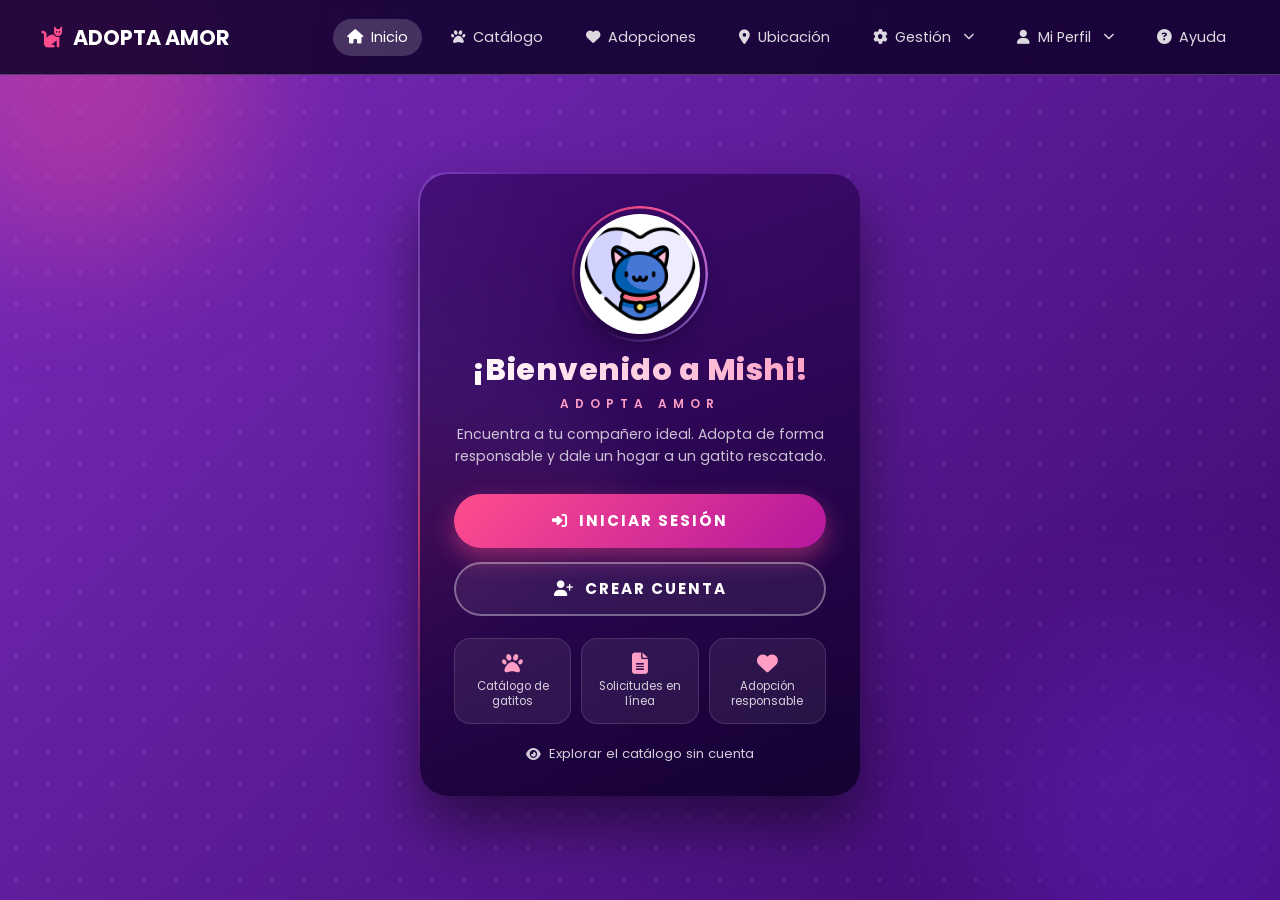
<file: source/repos/Mishi-App para web/Mishi-App para web/wwwroot/index.html>
﻿<!DOCTYPE html>
<html lang="es">
<head>
    <meta charset="UTF-8">
    <meta name="viewport" content="width=device-width, initial-scale=1">
    <title>Bienvenido a Mishi</title>
    <link rel="stylesheet" href="https://cdnjs.cloudflare.com/ajax/libs/font-awesome/6.4.0/css/all.min.css">
    <link href="https://fonts.googleapis.com/css2?family=Poppins:wght@400;500;600;700;800&display=swap" rel="stylesheet">
    <style>
        :root {
            --pink: #ff4d8d;
            --accent-pink: #ff4d8d;
            --soft-pink: #ff9ec4;
            --purple: #7c3aed;
            --card-border: rgba(255,255,255,.22);
        }

        * {
            margin: 0;
            padding: 0;
            box-sizing: border-box;
            font-family: 'Poppins', sans-serif;
        }
        body {
            min-height: 100vh;
            display: grid;
            place-items: center;
            padding: 100px 16px 30px;
            background: linear-gradient(135deg, #7b2cbf, #3c096c, #10002b, #5b1a9c);
            background-size: 300% 300%;
            animation: fondo 16s ease infinite;
            color: #fff;
            position: relative;
            overflow-x: hidden;
        }

        @keyframes fondo {
            0%,100% {
                background-position: 0% 50%;
            }

            50% {
                background-position: 100% 50%;
            }
        }

        body::before {
            content: '';
            position: fixed;
            inset: 0;
            pointer-events: none;
            background-image: radial-gradient(rgba(255,255,255,.08) 2px, transparent 2px);
            background-size: 32px 32px;
        }

        .orb {
            position: fixed;
            border-radius: 50%;
            filter: blur(70px);
            opacity: .38;
            pointer-events: none;
            animation: flotar 9s ease-in-out infinite;
        }

            .orb.a {
                width: 340px;
                height: 340px;
                background: var(--pink);
                top: -90px;
                left: -90px;
            }

            .orb.b {
                width: 400px;
                height: 400px;
                background: #6d28d9;
                bottom: -130px;
                right: -110px;
                animation-delay: -4s;
            }

        @keyframes flotar {
            50% {
                transform: translate(30px, 25px);
            }
        }

        .huellas {
            position: fixed;
            inset: 0;
            pointer-events: none;
            overflow: hidden;
            z-index: 0;
        }

            .huellas i {
                position: absolute;
                bottom: -60px;
                color: rgba(255,255,255,.12);
                font-size: 28px;
                animation: subir linear infinite;
            }

                .huellas i:nth-child(1) {
                    left: 8%;
                    font-size: 26px;
                    animation-duration: 18s;
                }

                .huellas i:nth-child(2) {
                    left: 22%;
                    font-size: 40px;
                    animation-duration: 24s;
                    animation-delay: -6s;
                }

                .huellas i:nth-child(3) {
                    left: 40%;
                    font-size: 22px;
                    animation-duration: 20s;
                    animation-delay: -12s;
                }

                .huellas i:nth-child(4) {
                    left: 60%;
                    font-size: 36px;
                    animation-duration: 26s;
                    animation-delay: -3s;
                }

                .huellas i:nth-child(5) {
                    left: 78%;
                    font-size: 28px;
                    animation-duration: 19s;
                    animation-delay: -9s;
                }

                .huellas i:nth-child(6) {
                    left: 92%;
                    font-size: 34px;
                    animation-duration: 23s;
                    animation-delay: -15s;
                }

        @keyframes subir {
            from {
                transform: translateY(0) rotate(0);
            }

            to {
                transform: translateY(-115vh) rotate(40deg);
            }
        }
        .navbar {
            position: fixed;
            top: 0;
            left: 0;
            width: 100%;
            height: 75px;
            background: rgba(16, 0, 43, 0.85);
            backdrop-filter: blur(15px);
            border-bottom: 1px solid var(--card-border);
            display: flex;
            align-items: center;
            justify-content: space-between;
            padding: 0 40px;
            z-index: 1000;
        }

        .brand-logo {
            color: #fff;
            text-decoration: none;
            font-weight: 700;
            font-size: 1.3rem;
            display: flex;
            align-items: center;
            gap: 10px;
        }

            .brand-logo i {
                color: var(--accent-pink);
                transition: transform .4s;
            }

            .brand-logo:hover i {
                transform: rotate(-15deg) scale(1.2);
            }

        .nav-menu {
            display: flex;
            list-style: none !important;
            gap: 15px;
            margin: 0;
            padding: 0;
        }

        .nav-item a {
            color: rgba(255,255,255,0.85);
            text-decoration: none;
            font-size: 0.9rem;
            padding: 8px 14px;
            border-radius: 20px;
            transition: 0.3s;
            display: flex;
            align-items: center;
            gap: 8px;
        }

            .nav-item a:hover, .nav-item a.active {
                color: #fff;
                background: rgba(255,255,255,0.18);
            }

        .nav-toggle {
            display: none;
            background: none;
            border: 1px solid var(--card-border);
            color: #fff;
            width: 42px;
            height: 42px;
            border-radius: 12px;
            font-size: 1.1rem;
            cursor: pointer;
        }

        .dropdown {
            position: relative;
            display: inline-block;
        }

        .dropdown-content {
            display: none !important;
            position: absolute;
            background: rgba(16, 0, 43, 0.95);
            backdrop-filter: blur(15px);
            min-width: 180px;
            box-shadow: 0 10px 25px rgba(0,0,0,0.4);
            border: 1px solid var(--card-border);
            border-radius: 16px;
            z-index: 1000;
            list-style: none !important;
            padding: 8px 0 !important;
            margin: 0 !important;
            top: 100%;
            left: 0;
        }

            .dropdown-content li {
                list-style: none !important;
            }

                .dropdown-content li a {
                    color: rgba(255,255,255,0.85);
                    padding: 10px 16px;
                    text-decoration: none;
                    display: flex;
                    align-items: center;
                    gap: 10px;
                    font-size: 0.85rem;
                    transition: 0.3s;
                    border-radius: 10px;
                    margin: 0 6px;
                }

                    .dropdown-content li a:hover, .dropdown-content li a.active {
                        background: rgba(255,255,255,0.18);
                        color: #fff;
                    }

        .dropdown:hover > .dropdown-content {
            display: block !important;
            animation: drop .25s ease;
        }

        @keyframes drop {
            from {
                opacity: 0;
                transform: translateY(-6px);
            }

            to {
                opacity: 1;
                transform: none;
            }
        }
        .tarjeta-wrap {
            position: relative;
            z-index: 1;
            width: 100%;
            max-width: 440px;
            animation: entrar .8s cubic-bezier(.2,.8,.2,1) both;
        }

        @keyframes entrar {
            from {
                opacity: 0;
                transform: translateY(32px) scale(.96);
            }

            to {
                opacity: 1;
                transform: none;
            }
        }

        .tarjeta-wrap::before {
            content: '';
            position: absolute;
            inset: -2px;
            border-radius: 30px;
            z-index: -1;
            background: conic-gradient(from var(--ang, 0deg), transparent 0 60%, var(--pink), #b57bff, transparent 95%);
            animation: borde 5s linear infinite;
            opacity: .9;
        }

        @property --ang {
            syntax: '<angle>';
            inherits: false;
            initial-value: 0deg;
        }

        @keyframes borde {
            to {
                --ang: 360deg;
            }
        }

        .tarjeta {
            padding: 40px 34px 30px;
            text-align: center;
            border-radius: 28px;
            background: linear-gradient(160deg, rgba(60,9,108,.88), rgba(16,0,43,.92));
            backdrop-filter: blur(18px);
            box-shadow: 0 30px 60px rgba(0,0,0,.5);
        }

        .logo-circulo {
            position: relative;
            width: 120px;
            height: 120px;
            margin: 0 auto 18px;
            border-radius: 50%;
            background: #fff;
            padding: 4px;
            box-shadow: 0 10px 24px rgba(0,0,0,.4);
            animation: respirar 4s ease-in-out infinite;
            cursor: pointer;
        }

        @keyframes respirar {
            50% {
                transform: scale(1.05);
            }
        }

        .logo-circulo::before {
            content: '';
            position: absolute;
            inset: -8px;
            border-radius: 50%;
            z-index: -1;
            background: conic-gradient(var(--pink), #b57bff, transparent 60%, var(--pink));
            animation: girar 6s linear infinite;
            -webkit-mask: radial-gradient(farthest-side, transparent calc(100% - 3px), #000 calc(100% - 2px));
            mask: radial-gradient(farthest-side, transparent calc(100% - 3px), #000 calc(100% - 2px));
        }

        @keyframes girar {
            to {
                transform: rotate(360deg);
            }
        }

        .logo-circulo img {
            width: 100%;
            height: 100%;
            object-fit: cover;
            border-radius: 50%;
        }

        .logo-circulo.ronronea {
            animation: ronronear .5s ease;
        }

        @keyframes ronronear {
            25% {
                transform: scale(1.12) rotate(8deg);
            }

            50% {
                transform: scale(1.08) rotate(-8deg);
            }

            75% {
                transform: scale(1.12) rotate(5deg);
            }
        }

        h1 {
            font-size: 1.9rem;
            font-weight: 800;
            letter-spacing: .5px;
            line-height: 1.2;
            background: linear-gradient(90deg, #fff, var(--soft-pink), #fff);
            background-size: 200% auto;
            -webkit-background-clip: text;
            background-clip: text;
            -webkit-text-fill-color: transparent;
            animation: brillo 4s linear infinite;
        }

        @keyframes brillo {
            to {
                background-position: 200% center;
            }
        }

        .lema {
            font-size: .75rem;
            font-weight: 600;
            letter-spacing: 6px;
            color: var(--soft-pink);
            margin: 6px 0 10px;
        }

        .sub {
            font-size: .88rem;
            line-height: 1.6;
            color: rgba(255,255,255,.75);
            margin-bottom: 26px;
        }
        .btn {
            position: relative;
            overflow: hidden;
            width: 100%;
            height: 54px;
            border-radius: 30px;
            cursor: pointer;
            font-weight: 700;
            font-size: .95rem;
            letter-spacing: 2px;
            text-transform: uppercase;
            color: #fff;
            text-decoration: none;
            transition: .3s;
            display: flex;
            align-items: center;
            justify-content: center;
            gap: 10px;
            margin-bottom: 14px;
        }

        .btn-principal {
            border: 0;
            background: linear-gradient(135deg, var(--pink), #b5179e);
            box-shadow: 0 10px 24px rgba(255,77,141,.45);
        }

            .btn-principal::after {
                content: '';
                position: absolute;
                top: 0;
                left: -80%;
                width: 50%;
                height: 100%;
                background: linear-gradient(120deg, transparent, rgba(255,255,255,.35), transparent);
                transform: skewX(-20deg);
            }

            .btn-principal:hover::after {
                animation: barrido .8s ease;
            }

        @keyframes barrido {
            to {
                left: 140%;
            }
        }

        .btn-principal:hover {
            transform: translateY(-3px);
            box-shadow: 0 14px 30px rgba(255,77,141,.6);
        }

        .btn-borde {
            border: 2px solid rgba(255,255,255,.35);
            background: rgba(255,255,255,.07);
        }

            .btn-borde:hover {
                transform: translateY(-3px);
                border-color: var(--soft-pink);
                background: rgba(255,255,255,.16);
            }

        .btn:active {
            transform: translateY(0);
        }

        .btn i {
            transition: transform .3s;
        }

        .btn:hover i {
            transform: translateX(4px);
        }
        .beneficios {
            display: grid;
            grid-template-columns: repeat(3, 1fr);
            gap: 10px;
            margin-top: 22px;
        }

        .benef {
            padding: 14px 6px;
            border-radius: 16px;
            background: rgba(255,255,255,.07);
            border: 1px solid rgba(255,255,255,.12);
            transition: .3s;
            cursor: default;
        }

            .benef:hover {
                transform: translateY(-5px);
                background: rgba(255,77,141,.16);
                border-color: var(--pink);
            }

            .benef i {
                display: block;
                font-size: 1.3rem;
                color: var(--soft-pink);
                margin-bottom: 6px;
                transition: .3s;
            }

            .benef:hover i {
                color: #fff;
                transform: scale(1.2);
            }

            .benef span {
                font-size: .72rem;
                color: rgba(255,255,255,.8);
                line-height: 1.3;
                display: block;
            }

        .explorar {
            display: inline-flex;
            align-items: center;
            gap: 8px;
            margin-top: 20px;
            font-size: .82rem;
            color: #fff;
            text-decoration: none;
            opacity: .8;
            transition: .25s;
        }

            .explorar:hover {
                opacity: 1;
                color: var(--soft-pink);
            }

        a:focus-visible, button:focus-visible {
            outline: 2px solid #fff;
            outline-offset: 3px;
        }

        @media (max-width: 860px) {
            .navbar {
                padding: 0 16px;
            }

            .nav-toggle {
                display: block;
            }

            .nav-menu {
                display: none;
                position: absolute;
                top: 75px;
                left: 0;
                right: 0;
                flex-direction: column;
                gap: 4px;
                padding: 12px 16px 16px;
                background: rgba(16,0,43,.97);
                border-bottom: 1px solid var(--card-border);
                max-height: calc(100vh - 75px);
                overflow-y: auto;
            }

                .nav-menu.abierto {
                    display: flex;
                }

            .dropdown {
                display: block;
            }

            .dropdown-content {
                display: block !important;
                position: static;
                box-shadow: none;
                border: 0;
                background: transparent;
                padding: 0 0 0 14px !important;
            }
        }

        @media (max-width: 440px) {
            .tarjeta {
                padding: 32px 20px 24px;
            }

            h1 {
                font-size: 1.6rem;
            }
        }

        @media (prefers-reduced-motion: reduce) {
            *, *::before, *::after {
                animation: none !important;
                transition: none !important;
            }
        }
    </style>
</head>
<body>
    <div class="orb a"></div>
    <div class="orb b"></div>
    <div class="huellas">
        <i class="fa-solid fa-paw"></i><i class="fa-solid fa-paw"></i><i class="fa-solid fa-paw"></i>
        <i class="fa-solid fa-paw"></i><i class="fa-solid fa-paw"></i><i class="fa-solid fa-paw"></i>
    </div>
    <nav class="navbar">
        <a href="index.html" class="brand-logo"><i class="fa-solid fa-cat"></i> ADOPTA AMOR</a>
        <button class="nav-toggle" id="navToggle" type="button" aria-label="Abrir menú"><i class="fa-solid fa-bars"></i></button>
        <ul class="nav-menu" id="navMenu">
            <li class="nav-item"><a href="index.html" class="active"><i class="fa-solid fa-house"></i> Inicio</a></li>
            <li class="nav-item"><a href="gatos.html"><i class="fa-solid fa-paw"></i> Catálogo</a></li>
            <li class="nav-item"><a href="adopcion.html"><i class="fa-solid fa-heart"></i> Adopciones</a></li>
            <li class="nav-item"><a href="ubicacion.html"><i class="fa-solid fa-location-dot"></i> Ubicación</a></li>
            <li class="nav-item dropdown">
                <a href="#" class="dropbtn"><i class="fa-solid fa-gear"></i> Gestión <i class="fa-solid fa-chevron-down" style="font-size: 0.7rem; margin-left: 4px;"></i></a>
                <ul class="dropdown-content">
                    <li><a href="gestion-gatos.html"><i class="fa-solid fa-cat"></i> Gestión Gatos</a></li>
                    <li><a href="gestion-usuarios.html"><i class="fa-solid fa-users"></i> Gestión Usuarios</a></li>
                    <li><a href="gestion-solicitudes.html"><i class="fa-solid fa-file-lines"></i> Gestión Solicitudes</a></li>
                </ul>
            </li>
            <li class="nav-item dropdown">
                <a href="#" class="dropbtn"><i class="fa-solid fa-user"></i> Mi Perfil <i class="fa-solid fa-chevron-down" style="font-size: 0.7rem; margin-left: 4px;"></i></a>
                <ul class="dropdown-content">
                    <li><a href="perfil.html"><i class="fa-solid fa-id-card"></i> Perfil</a></li>
                    <li><a href="Login.html"><i class="fa-solid fa-right-to-bracket"></i> Login</a></li>
                    <li><a href="Registro.html"><i class="fa-solid fa-user-plus"></i> Registro</a></li>
                    <li><a href="Login.html"><i class="fa-solid fa-right-from-bracket"></i> Salir</a></li>
                </ul>
            </li>
            <li class="nav-item"><a href="acercade.html"><i class="fa-solid fa-circle-question"></i> Ayuda</a></li>
        </ul>
    </nav>

    <div class="tarjeta-wrap">
        <main class="tarjeta">
            <div class="logo-circulo" id="logo" title="¡Acarícialo!">
                <img src="img/mascota.png" alt="Logo Mishi">
            </div>
            <h1>¡Bienvenido a Mishi!</h1>
            <p class="lema">ADOPTA AMOR</p>
            <p class="sub">Encuentra a tu compañero ideal. Adopta de forma responsable y dale un hogar a un gatito rescatado.</p>

            <a class="btn btn-principal" href="Login.html"><i class="fa-solid fa-right-to-bracket"></i> Iniciar sesión</a>
            <a class="btn btn-borde" href="Registro.html"><i class="fa-solid fa-user-plus"></i> Crear cuenta</a>

            <div class="beneficios">
                <div class="benef"><i class="fa-solid fa-paw"></i><span>Catálogo de gatitos</span></div>
                <div class="benef"><i class="fa-solid fa-file-lines"></i><span>Solicitudes en línea</span></div>
                <div class="benef"><i class="fa-solid fa-heart"></i><span>Adopción responsable</span></div>
            </div>

            <a class="explorar" href="gatos.html"><i class="fa-solid fa-eye"></i> Explorar el catálogo sin cuenta</a>
        </main>
    </div>

    <script>
        // @ts-nocheck
        window.addEventListener('load', function () {
            document.getElementById('navToggle').addEventListener('click', function () {
                document.getElementById('navMenu').classList.toggle('abierto');
            });
            var logo = document.getElementById('logo');
            logo.addEventListener('click', function () {
                logo.classList.remove('ronronea');
                void logo.offsetWidth;
                logo.classList.add('ronronea');
            });
        });
    </script>
</body>
</html>
</file>
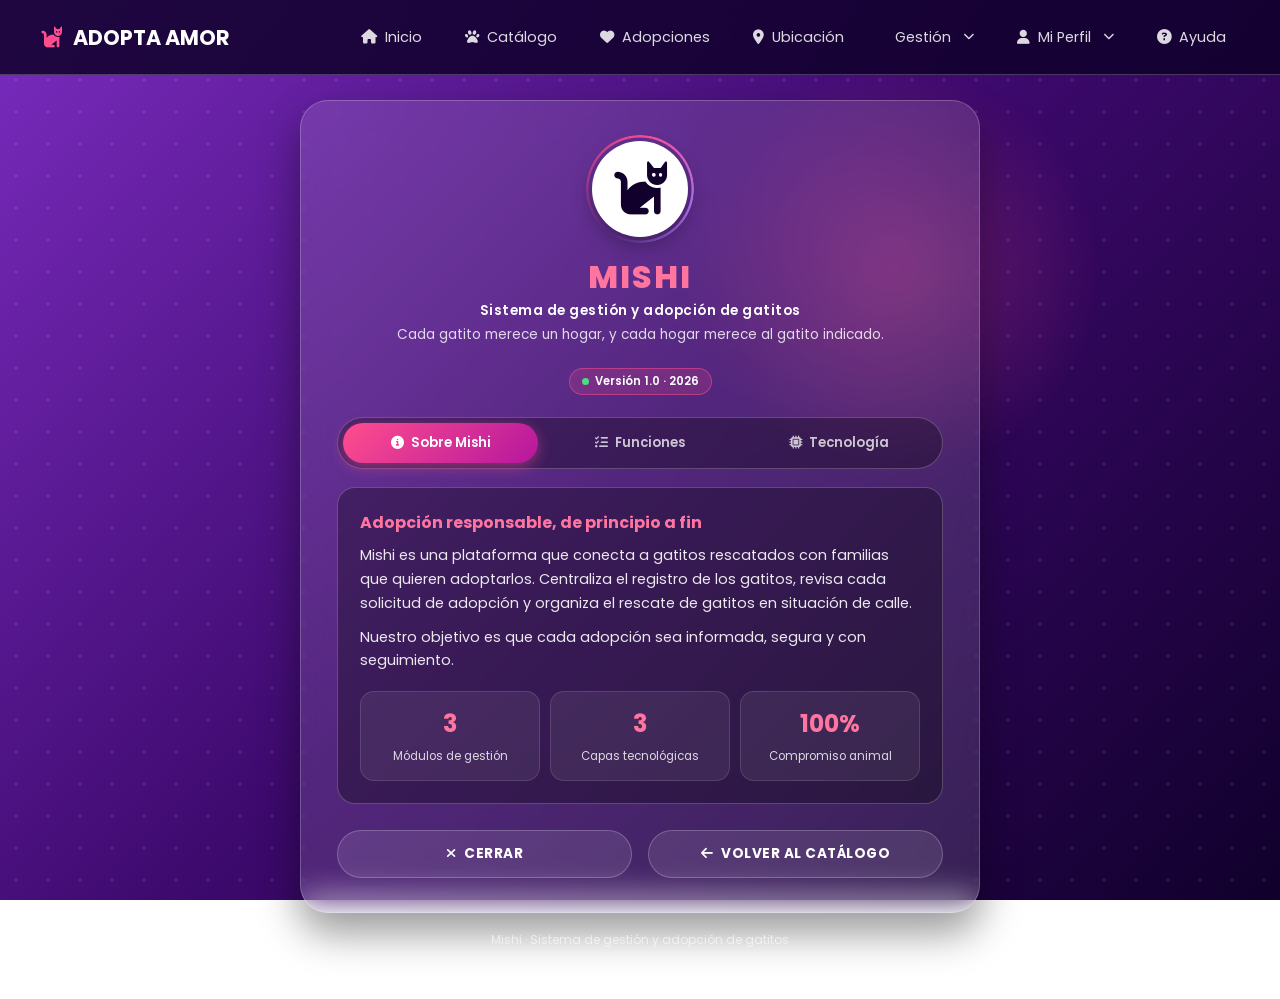
<file: source/repos/Mishi-App para web/Mishi-App para web/wwwroot/Acercade.html>
﻿<!DOCTYPE html>
<html lang="es">
<head>
    <meta charset="UTF-8">
    <meta name="viewport" content="width=device-width, initial-scale=1.0">
    <title>Acerca de - Mishi</title>
    <link rel="stylesheet" href="https://cdnjs.cloudflare.com/ajax/libs/font-awesome/6.4.0/css/all.min.css">
    <link href="https://fonts.googleapis.com/css2?family=Poppins:wght@400;500;600;700;800&display=swap" rel="stylesheet">
    <style>
        :root {
            --bg-gradient: linear-gradient(135deg, #7b2cbf 0%, #3c096c 50%, #10002b 100%);
            --card-bg: rgba(255, 255, 255, 0.12);
            --card-border: rgba(255, 255, 255, 0.22);
            --accent-pink: #ff4d8d;
            --soft-pink: #ff75a0;
            --text-soft: rgba(255, 255, 255, 0.82);
        }

        * {
            margin: 0;
            padding: 0;
            box-sizing: border-box;
            font-family: 'Poppins', sans-serif;
        }

        html {
            scroll-behavior: smooth;
        }

        body {
            min-height: 100vh;
            background: var(--bg-gradient);
            background-attachment: fixed;
            color: #fff;
            padding: 100px 16px 50px;
            display: flex;
            flex-direction: column;
            align-items: center;
        }

            body::before {
                content: '';
                position: fixed;
                inset: 0;
                background-image: radial-gradient(rgba(255,255,255,0.08) 2px, transparent 2px);
                background-size: 32px 32px;
                pointer-events: none;
                z-index: 0;
            }

        /* Luces de fondo que reaccionan al mouse */
        .glow {
            position: fixed;
            width: 420px;
            height: 420px;
            border-radius: 50%;
            background: radial-gradient(circle, rgba(255,77,141,0.28), transparent 70%);
            pointer-events: none;
            z-index: 0;
            transform: translate(-50%, -50%);
            left: 70%;
            top: 30%;
            transition: left 0.9s ease-out, top 0.9s ease-out;
        }

        /* ============ NAVBAR (sin cambios de estructura) ============ */
        .navbar {
            position: fixed;
            top: 0;
            left: 0;
            width: 100%;
            height: 75px;
            background: rgba(16, 0, 43, 0.85);
            backdrop-filter: blur(15px);
            border-bottom: 1px solid var(--card-border);
            display: flex;
            align-items: center;
            justify-content: space-between;
            padding: 0 40px;
            z-index: 1000;
        }

        .brand-logo {
            color: #fff;
            text-decoration: none;
            font-weight: 700;
            font-size: 1.3rem;
            display: flex;
            align-items: center;
            gap: 10px;
        }

            .brand-logo i {
                color: var(--accent-pink);
                transition: transform .4s;
            }

            .brand-logo:hover i {
                transform: rotate(-15deg) scale(1.2);
            }

        .nav-menu {
            display: flex;
            list-style: none !important;
            gap: 15px;
            margin: 0;
            padding: 0;
        }

        .nav-item a {
            color: rgba(255,255,255,0.85);
            text-decoration: none;
            font-size: 0.9rem;
            padding: 8px 14px;
            border-radius: 20px;
            transition: 0.3s;
            display: flex;
            align-items: center;
            gap: 8px;
        }

            .nav-item a:hover, .nav-item a.active {
                color: #fff;
                background: rgba(255,255,255,0.18);
            }

        .dropdown {
            position: relative;
            display: inline-block;
        }

        .dropdown-content {
            display: none !important;
            position: absolute;
            background: rgba(16, 0, 43, 0.95);
            backdrop-filter: blur(15px);
            min-width: 180px;
            box-shadow: 0 10px 25px rgba(0,0,0,0.4);
            border: 1px solid var(--card-border);
            border-radius: 16px;
            z-index: 1000;
            list-style: none !important;
            padding: 8px 0 !important;
            margin: 0 !important;
            top: 100%;
            left: 0;
        }

            .dropdown-content li {
                list-style: none !important;
            }

                .dropdown-content li a {
                    color: rgba(255,255,255,0.85);
                    padding: 10px 16px;
                    text-decoration: none;
                    display: flex;
                    align-items: center;
                    gap: 10px;
                    font-size: 0.85rem;
                    transition: 0.3s;
                    border-radius: 10px;
                    margin: 0 6px;
                }

                    .dropdown-content li a:hover {
                        background: rgba(255,255,255,0.18);
                        color: #fff;
                    }

        .dropdown:hover > .dropdown-content {
            display: block !important;
            animation: drop .25s ease;
        }

        @keyframes drop {
            from {
                opacity: 0;
                transform: translateY(-6px);
            }

            to {
                opacity: 1;
                transform: none;
            }
        }

        /* ============ TARJETA PRINCIPAL ============ */
        .about-card {
            background: var(--card-bg);
            backdrop-filter: blur(16px);
            border: 1px solid var(--card-border);
            border-radius: 28px;
            width: 100%;
            max-width: 680px;
            padding: 40px 36px 34px;
            text-align: center;
            box-shadow: 0 20px 40px rgba(0,0,0,0.4);
            position: relative;
            z-index: 1;
            animation: enter .8s cubic-bezier(.2,.8,.2,1) both;
            transition: transform .15s ease-out;
            transform-style: preserve-3d;
        }

        @keyframes enter {
            from {
                opacity: 0;
                transform: translateY(30px) scale(.97);
            }

            to {
                opacity: 1;
                transform: none;
            }
        }

        /* Avatar con anillo giratorio */
        .cat-avatar {
            position: relative;
            width: 96px;
            height: 96px;
            margin: 0 auto 16px;
            border-radius: 50%;
            background: #fff;
            display: flex;
            align-items: center;
            justify-content: center;
            box-shadow: 0 8px 20px rgba(0,0,0,0.3);
            cursor: pointer;
            transition: transform .4s cubic-bezier(.3,1.6,.5,1);
        }

            .cat-avatar::before {
                content: '';
                position: absolute;
                inset: -6px;
                border-radius: 50%;
                background: conic-gradient(var(--accent-pink), #b57bff, transparent 60%, var(--accent-pink));
                z-index: -1;
                animation: spin 6s linear infinite;
                -webkit-mask: radial-gradient(farthest-side, transparent calc(100% - 3px), #000 calc(100% - 2px));
                mask: radial-gradient(farthest-side, transparent calc(100% - 3px), #000 calc(100% - 2px));
            }

        @keyframes spin {
            to {
                transform: rotate(360deg);
            }
        }

        .cat-avatar i {
            font-size: 3.3rem;
            color: #10002b;
        }

        .cat-avatar:hover {
            transform: scale(1.1) rotate(-6deg);
        }

        .cat-avatar.purr {
            animation: purr .5s ease;
        }

        @keyframes purr {
            0%,100% {
                transform: scale(1);
            }

            25% {
                transform: scale(1.12) rotate(8deg);
            }

            50% {
                transform: scale(1.08) rotate(-8deg);
            }

            75% {
                transform: scale(1.12) rotate(5deg);
            }
        }

        .title-mishi {
            font-size: 2rem;
            font-weight: 800;
            color: var(--soft-pink);
            letter-spacing: 2px;
        }

        .subtitle-mishi {
            font-size: 0.85rem;
            font-weight: 600;
            color: #fff;
            margin-bottom: 4px;
            letter-spacing: .5px;
        }

        .tagline {
            font-size: .85rem;
            color: var(--text-soft);
            margin-bottom: 22px;
        }

        .version-chip {
            display: inline-flex;
            align-items: center;
            gap: 6px;
            font-size: .72rem;
            font-weight: 600;
            padding: 4px 12px;
            margin-bottom: 22px;
            border-radius: 20px;
            background: rgba(255,77,141,.18);
            border: 1px solid rgba(255,77,141,.5);
        }

            .version-chip .dot {
                width: 7px;
                height: 7px;
                border-radius: 50%;
                background: #4ade80;
                animation: pulse 1.8s infinite;
            }

        @keyframes pulse {
            0% {
                box-shadow: 0 0 0 0 rgba(74,222,128,.7);
            }

            100% {
                box-shadow: 0 0 0 9px rgba(74,222,128,0);
            }
        }

        /* ============ PESTAÑAS ============ */
        .tabs {
            position: relative;
            display: flex;
            gap: 4px;
            padding: 5px;
            background: rgba(0,0,0,0.3);
            border: 1px solid var(--card-border);
            border-radius: 30px;
            margin-bottom: 18px;
        }

        .tab-indicator {
            position: absolute;
            top: 5px;
            bottom: 5px;
            left: 5px;
            background: linear-gradient(135deg, var(--accent-pink), #b5179e);
            border-radius: 25px;
            box-shadow: 0 4px 14px rgba(255,77,141,.45);
            transition: transform .35s cubic-bezier(.5,1.4,.5,1), width .35s;
        }

        .tab-btn {
            position: relative;
            z-index: 1;
            flex: 1;
            border: 0;
            background: none;
            color: rgba(255,255,255,.75);
            padding: 10px 8px;
            border-radius: 25px;
            font-size: .82rem;
            font-weight: 600;
            cursor: pointer;
            display: flex;
            align-items: center;
            justify-content: center;
            gap: 7px;
            transition: color .3s;
        }

            .tab-btn:hover {
                color: #fff;
            }

            .tab-btn.active {
                color: #fff;
            }

        .info-box {
            background: rgba(0,0,0,0.3);
            border: 1px solid var(--card-border);
            border-radius: 18px;
            padding: 22px;
            text-align: left;
            font-size: .9rem;
            line-height: 1.65;
            color: rgba(255,255,255,0.9);
            margin-bottom: 26px;
            min-height: 270px;
        }

        .panel {
            display: none;
        }

            .panel.show {
                display: block;
                animation: fade .45s ease;
            }

        @keyframes fade {
            from {
                opacity: 0;
                transform: translateX(14px);
            }

            to {
                opacity: 1;
                transform: none;
            }
        }

        .panel h3 {
            font-size: 1rem;
            margin-bottom: 8px;
            color: var(--soft-pink);
        }

        .panel p + p {
            margin-top: 10px;
        }

        /* Estadísticas */
        .stats {
            display: grid;
            grid-template-columns: repeat(3, 1fr);
            gap: 10px;
            margin-top: 18px;
        }

        .stat {
            text-align: center;
            padding: 12px 6px;
            border-radius: 14px;
            background: rgba(255,255,255,.07);
            border: 1px solid rgba(255,255,255,.12);
            transition: .3s;
        }

            .stat:hover {
                background: rgba(255,77,141,.18);
                border-color: var(--accent-pink);
                transform: translateY(-3px);
            }

            .stat b {
                display: block;
                font-size: 1.5rem;
                color: var(--soft-pink);
            }

            .stat span {
                font-size: .72rem;
                color: var(--text-soft);
            }

        /* Características */
        .feature-list {
            display: grid;
            gap: 10px;
        }

        .feature {
            display: flex;
            gap: 14px;
            align-items: flex-start;
            padding: 10px 12px;
            border-radius: 14px;
            border: 1px solid transparent;
            transition: .3s;
        }

            .feature:hover {
                background: rgba(255,255,255,.08);
                border-color: var(--card-border);
                transform: translateX(6px);
            }

            .feature .ico {
                flex: 0 0 38px;
                height: 38px;
                border-radius: 12px;
                display: grid;
                place-items: center;
                background: rgba(255,77,141,.2);
                color: var(--soft-pink);
                transition: .3s;
            }

            .feature:hover .ico {
                background: var(--accent-pink);
                color: #fff;
                transform: rotate(-8deg) scale(1.1);
            }

            .feature strong {
                font-size: .88rem;
                display: block;
            }

            .feature small {
                font-size: .78rem;
                color: var(--text-soft);
                line-height: 1.4;
                display: block;
            }

        /* Tecnología */
        .tech-grid {
            display: grid;
            grid-template-columns: repeat(3, 1fr);
            gap: 10px;
        }

        .tech {
            text-align: center;
            padding: 16px 8px;
            border-radius: 16px;
            background: rgba(255,255,255,.07);
            border: 1px solid rgba(255,255,255,.14);
            transition: .35s;
            cursor: default;
        }

            .tech i {
                font-size: 1.6rem;
                color: var(--soft-pink);
                margin-bottom: 8px;
                transition: .35s;
            }

            .tech strong {
                display: block;
                font-size: .8rem;
            }

            .tech small {
                font-size: .7rem;
                color: var(--text-soft);
            }

            .tech:hover {
                transform: translateY(-6px);
                background: rgba(255,77,141,.16);
                border-color: var(--accent-pink);
                box-shadow: 0 10px 22px rgba(0,0,0,.35);
            }

                .tech:hover i {
                    transform: scale(1.25);
                    color: #fff;
                }

        .tech-note {
            margin-top: 14px;
            font-size: .8rem;
            color: var(--text-soft);
        }

        .dev-line {
            margin-top: 14px;
            padding-top: 12px;
            border-top: 1px solid rgba(255,255,255,.15);
            font-size: .85rem;
            display: flex;
            justify-content: space-between;
            flex-wrap: wrap;
            gap: 6px;
        }

            .dev-line span {
                color: var(--text-soft);
            }

        /* ============ BOTONES ============ */
        .btn-row {
            display: flex;
            gap: 16px;
            justify-content: center;
        }

        .btn-action {
            position: relative;
            overflow: hidden;
            flex: 1;
            padding: 13px 20px;
            border-radius: 30px;
            border: 1px solid var(--card-border);
            background: rgba(255,255,255,0.1);
            color: #fff;
            font-weight: 700;
            font-size: .85rem;
            text-transform: uppercase;
            letter-spacing: .5px;
            cursor: pointer;
            transition: 0.3s;
            text-decoration: none;
            display: inline-flex;
            align-items: center;
            justify-content: center;
            gap: 8px;
        }

            .btn-action:hover {
                background: var(--accent-pink);
                border-color: var(--accent-pink);
                transform: translateY(-3px);
                box-shadow: 0 8px 20px rgba(255,77,141,.45);
            }

            .btn-action:active {
                transform: translateY(0);
            }

        .ripple {
            position: absolute;
            border-radius: 50%;
            background: rgba(255,255,255,.45);
            transform: scale(0);
            animation: rip .6s linear;
            pointer-events: none;
        }

        @keyframes rip {
            to {
                transform: scale(4);
                opacity: 0;
            }
        }

        a:focus-visible, button:focus-visible {
            outline: 2px solid #fff;
            outline-offset: 3px;
        }

        .footer-note {
            margin-top: 18px;
            font-size: .75rem;
            color: rgba(255,255,255,.6);
            position: relative;
            z-index: 1;
        }

        @media (max-width: 720px) {
            .navbar {
                padding: 0 16px;
            }

            .nav-menu {
                display: none;
            }

            .about-card {
                padding: 30px 18px;
            }

            .stats, .tech-grid {
                grid-template-columns: 1fr 1fr;
            }

            .btn-row {
                flex-direction: column;
            }

            .tab-btn span {
                display: none;
            }
        }

        @media (prefers-reduced-motion: reduce) {
            *, *::before {
                animation: none !important;
                transition: none !important;
            }
        }
    </style>
</head>
<body>
    <div class="glow" id="glow"></div>

    <nav class="navbar">
        <a href="index.html" class="brand-logo"><i class="fa-solid fa-cat"></i> ADOPTA AMOR</a>
        <ul class="nav-menu">
            <li class="nav-item"><a href="index.html"><i class="fa-solid fa-house"></i> Inicio</a></li>
            <li class="nav-item"><a href="gatos.html"><i class="fa-solid fa-paw"></i> Catálogo</a></li>
            <li class="nav-item"><a href="adopcion.html"><i class="fa-solid fa-heart"></i> Adopciones</a></li>
            <li class="nav-item"><a href="ubicacion.html"><i class="fa-solid fa-location-dot"></i> Ubicación</a></li>
            <li class="nav-item dropdown">
                <a href="#" class="dropbtn"><i class="fa-solid fa-folder-gear"></i> Gestión <i class="fa-solid fa-chevron-down" style="font-size: 0.7rem; margin-left: 4px;"></i></a>
                <ul class="dropdown-content">
                    <li><a href="gestion-gatos.html"><i class="fa-solid fa-cat"></i> Gestión Gatos</a></li>
                    <li><a href="gestion-usuarios.html"><i class="fa-solid fa-users"></i> Gestión Usuarios</a></li>
                    <li><a href="gestion-solicitudes.html"><i class="fa-solid fa-file-lines"></i> Gestión Solicitudes</a></li>
                </ul>
            </li>
            <li class="nav-item dropdown">
                <a href="#" class="dropbtn"><i class="fa-solid fa-user"></i> Mi Perfil <i class="fa-solid fa-chevron-down" style="font-size: 0.7rem; margin-left: 4px;"></i></a>
                <ul class="dropdown-content">
                    <li><a href="perfil.html"><i class="fa-solid fa-id-card"></i> Perfil</a></li>
                    <li><a href="Login.html"><i class="fa-solid fa-right-to-bracket"></i> Login</a></li>
                    <li><a href="Registro.html"><i class="fa-solid fa-user-plus"></i> Registro</a></li>
                    <li><a href="Login.html"><i class="fa-solid fa-right-from-bracket"></i> Salir</a></li>
                </ul>
            </li>
            <li class="nav-item"><a href="acercade.html"><i class="fa-solid fa-circle-question"></i> Ayuda</a></li>
        </ul>
    </nav>

    <main class="about-card" id="card">
        <div class="cat-avatar" id="avatar" title="¡Acarícialo!"><i class="fa-solid fa-cat"></i></div>
        <h1 class="title-mishi">MISHI</h1>
        <p class="subtitle-mishi">Sistema de gestión y adopción de gatitos</p>
        <p class="tagline">Cada gatito merece un hogar, y cada hogar merece al gatito indicado.</p>
        <div class="version-chip"><span class="dot"></span> Versión 1.0 · 2026</div>

        <div class="tabs" role="tablist">
            <div class="tab-indicator" id="indicator"></div>
            <button class="tab-btn active" role="tab" data-tab="sobre"><i class="fa-solid fa-circle-info"></i><span>Sobre Mishi</span></button>
            <button class="tab-btn" role="tab" data-tab="funciones"><i class="fa-solid fa-list-check"></i><span>Funciones</span></button>
            <button class="tab-btn" role="tab" data-tab="tecnologia"><i class="fa-solid fa-microchip"></i><span>Tecnología</span></button>
        </div>

        <div class="info-box">
            <!-- SOBRE -->
            <section class="panel show" id="sobre">
                <h3>Adopción responsable, de principio a fin</h3>
                <p>Mishi es una plataforma que conecta a gatitos rescatados con familias que quieren adoptarlos. Centraliza el registro de los gatitos, revisa cada solicitud de adopción y organiza el rescate de gatitos en situación de calle.</p>
                <p>Nuestro objetivo es que cada adopción sea informada, segura y con seguimiento.</p>
                <div class="stats">
                    <div class="stat"><b data-count="3">0</b><span>Módulos de gestión</span></div>
                    <div class="stat"><b data-count="3">0</b><span>Capas tecnológicas</span></div>
                    <div class="stat"><b data-count="100" data-suffix="%">0</b><span>Compromiso animal</span></div>
                </div>
            </section>
            <section class="panel" id="funciones">
                <div class="feature-list">
                    <div class="feature"><div class="ico"><i class="fa-solid fa-paw"></i></div><div><strong>Catálogo de gatitos</strong><small>Consulta los gatitos disponibles con su información y estado.</small></div></div>
                    <div class="feature"><div class="ico"><i class="fa-solid fa-file-lines"></i></div><div><strong>Solicitudes de adopción</strong><small>Envía, revisa y da seguimiento a cada solicitud.</small></div></div>
                    <div class="feature"><div class="ico"><i class="fa-solid fa-users"></i></div><div><strong>Gestión de usuarios</strong><small>Administra cuentas y permisos según el rol de cada persona.</small></div></div>
                    <div class="feature"><div class="ico"><i class="fa-solid fa-house-chimney"></i></div><div><strong>Rescate y refugio</strong><small>Registra a los gatitos rescatados y ubica el punto de atención.</small></div></div>
                </div>
            </section>
            <section class="panel" id="tecnologia">
                <div class="tech-grid">
                    <div class="tech"><i class="fa-solid fa-window-maximize"></i><strong>HTML / CSS / JS</strong><small>Interfaz web</small></div>
                    <div class="tech"><i class="fa-solid fa-server"></i><strong>ASP.NET Core</strong><small>Web API</small></div>
                    <div class="tech"><i class="fa-solid fa-database"></i><strong>SQL Server</strong><small>Base de datos</small></div>
                </div>
                <p class="tech-note">La aplicación y la web se conectan a la misma API, así que la información siempre está sincronizada.</p>
                <div class="dev-line"><strong><i class="fa-solid fa-code" style="color:var(--soft-pink)"></i> Desarrollado por Kimberly Jaimes</strong><span>© 2026</span></div>
            </section>
        </div>

        <div class="btn-row">
            <button id="btnCerrar" class="btn-action"><i class="fa-solid fa-xmark"></i> Cerrar</button>
            <a href="gatos.html" class="btn-action"><i class="fa-solid fa-arrow-left"></i> Volver al catálogo</a>
        </div>
    </main>
    <p class="footer-note">Mishi · Sistema de gestión y adopción de gatitos</p>

    <script src="acercade.js"></script>
</body>
</html>
</file>
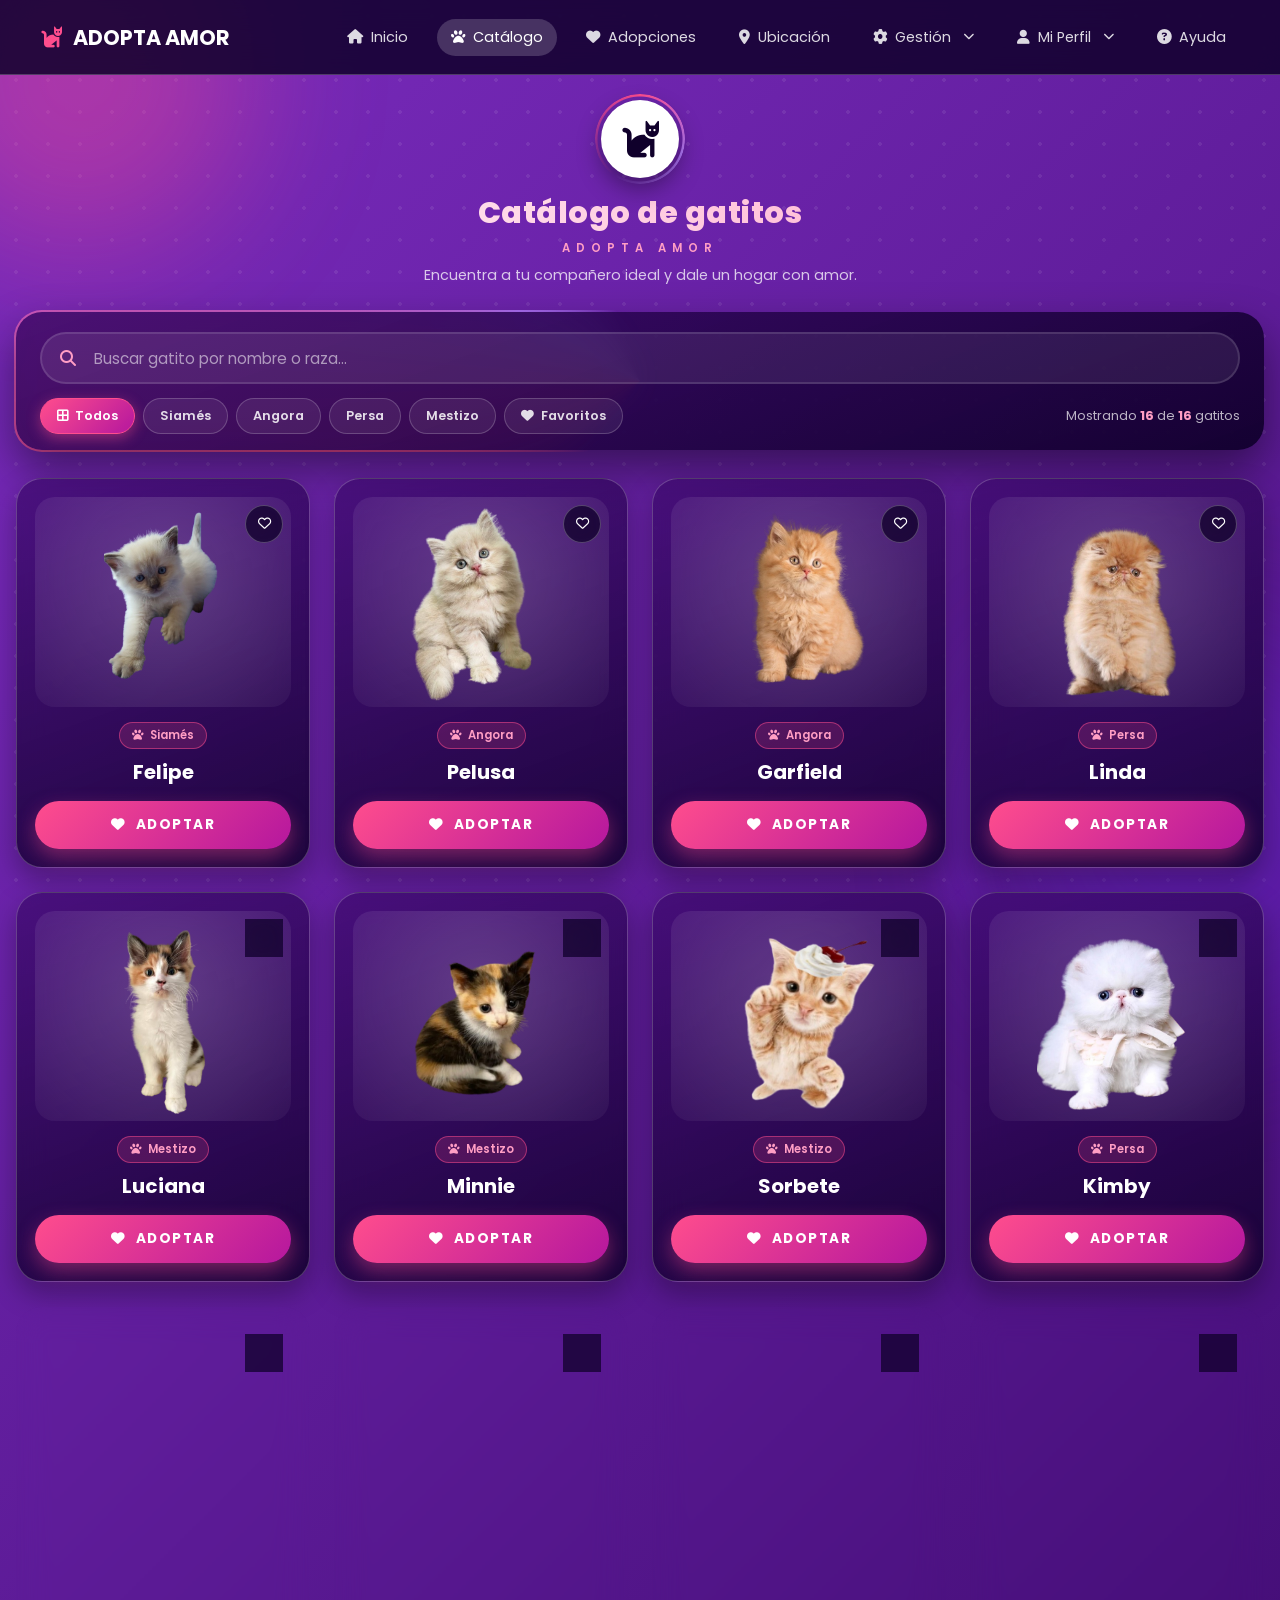
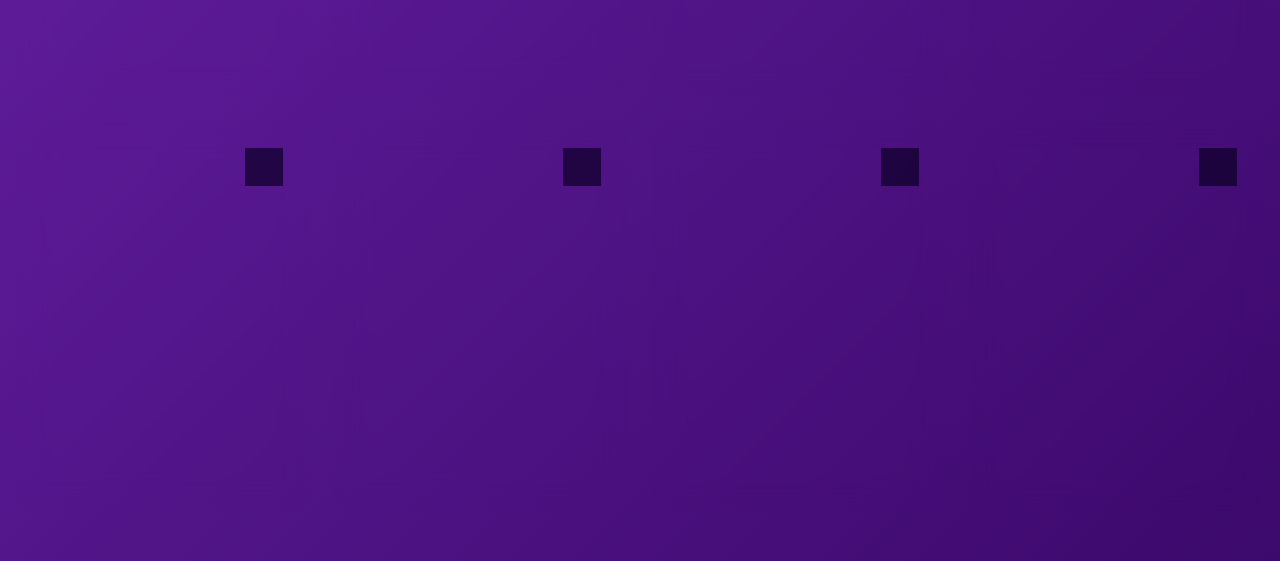
<file: source/repos/Mishi-App para web/Mishi-App para web/wwwroot/gatos.html>
﻿<!DOCTYPE html>
<html lang="es">
<head>
    <meta charset="UTF-8">
    <meta name="viewport" content="width=device-width, initial-scale=1">
    <title>Catálogo Completo - Adopta Amor</title>
    <link rel="stylesheet" href="https://cdnjs.cloudflare.com/ajax/libs/font-awesome/6.4.0/css/all.min.css">
    <link href="https://fonts.googleapis.com/css2?family=Poppins:wght@400;500;600;700;800&display=swap" rel="stylesheet">
    <style>
        :root {
            --pink: #ff4d8d;
            --accent-pink: #ff4d8d;
            --soft-pink: #ff9ec4;
            --purple: #7c3aed;
            --card-border: rgba(255,255,255,.22);
            --ok: #4ade80;
        }

        * {
            margin: 0;
            padding: 0;
            box-sizing: border-box;
            font-family: 'Poppins', sans-serif;
        }
        body {
            min-height: 100vh;
            padding: 100px 16px 50px;
            background: linear-gradient(135deg, #7b2cbf, #3c096c, #10002b, #5b1a9c);
            background-size: 300% 300%;
            animation: fondo 16s ease infinite;
            color: #fff;
            position: relative;
            overflow-x: hidden;
        }

        @keyframes fondo {
            0%,100% {
                background-position: 0% 50%;
            }

            50% {
                background-position: 100% 50%;
            }
        }

        body::before {
            content: '';
            position: fixed;
            inset: 0;
            pointer-events: none;
            background-image: radial-gradient(rgba(255,255,255,.08) 2px, transparent 2px);
            background-size: 32px 32px;
        }

        .orb {
            position: fixed;
            border-radius: 50%;
            filter: blur(70px);
            opacity: .38;
            pointer-events: none;
            animation: flotar 9s ease-in-out infinite;
        }

            .orb.a {
                width: 340px;
                height: 340px;
                background: var(--pink);
                top: -90px;
                left: -90px;
            }

            .orb.b {
                width: 400px;
                height: 400px;
                background: #6d28d9;
                bottom: -130px;
                right: -110px;
                animation-delay: -4s;
            }

        @keyframes flotar {
            50% {
                transform: translate(30px, 25px);
            }
        }

        .huellas {
            position: fixed;
            inset: 0;
            pointer-events: none;
            overflow: hidden;
            z-index: 0;
        }

            .huellas i {
                position: absolute;
                bottom: -60px;
                color: rgba(255,255,255,.12);
                font-size: 28px;
                animation: subir linear infinite;
            }

                .huellas i:nth-child(1) {
                    left: 8%;
                    font-size: 26px;
                    animation-duration: 18s;
                }

                .huellas i:nth-child(2) {
                    left: 22%;
                    font-size: 40px;
                    animation-duration: 24s;
                    animation-delay: -6s;
                }

                .huellas i:nth-child(3) {
                    left: 40%;
                    font-size: 22px;
                    animation-duration: 20s;
                    animation-delay: -12s;
                }

                .huellas i:nth-child(4) {
                    left: 60%;
                    font-size: 36px;
                    animation-duration: 26s;
                    animation-delay: -3s;
                }

                .huellas i:nth-child(5) {
                    left: 78%;
                    font-size: 28px;
                    animation-duration: 19s;
                    animation-delay: -9s;
                }

                .huellas i:nth-child(6) {
                    left: 92%;
                    font-size: 34px;
                    animation-duration: 23s;
                    animation-delay: -15s;
                }

        @keyframes subir {
            from {
                transform: translateY(0) rotate(0);
            }

            to {
                transform: translateY(-115vh) rotate(40deg);
            }
        }
        .navbar {
            position: fixed;
            top: 0;
            left: 0;
            width: 100%;
            height: 75px;
            background: rgba(16, 0, 43, 0.85);
            backdrop-filter: blur(15px);
            border-bottom: 1px solid var(--card-border);
            display: flex;
            align-items: center;
            justify-content: space-between;
            padding: 0 40px;
            z-index: 1000;
        }

        .brand-logo {
            color: #fff;
            text-decoration: none;
            font-weight: 700;
            font-size: 1.3rem;
            display: flex;
            align-items: center;
            gap: 10px;
        }

            .brand-logo i {
                color: var(--accent-pink);
                transition: transform .4s;
            }

            .brand-logo:hover i {
                transform: rotate(-15deg) scale(1.2);
            }

        .nav-menu {
            display: flex;
            list-style: none !important;
            gap: 15px;
            margin: 0;
            padding: 0;
        }

        .nav-item a {
            color: rgba(255,255,255,0.85);
            text-decoration: none;
            font-size: 0.9rem;
            padding: 8px 14px;
            border-radius: 20px;
            transition: 0.3s;
            display: flex;
            align-items: center;
            gap: 8px;
        }

            .nav-item a:hover, .nav-item a.active {
                color: #fff;
                background: rgba(255,255,255,0.18);
            }

        .nav-toggle {
            display: none;
            background: none;
            border: 1px solid var(--card-border);
            color: #fff;
            width: 42px;
            height: 42px;
            border-radius: 12px;
            font-size: 1.1rem;
            cursor: pointer;
        }

        .dropdown {
            position: relative;
            display: inline-block;
        }

        .dropdown-content {
            display: none !important;
            position: absolute;
            background: rgba(16, 0, 43, 0.95);
            backdrop-filter: blur(15px);
            min-width: 180px;
            box-shadow: 0 10px 25px rgba(0,0,0,0.4);
            border: 1px solid var(--card-border);
            border-radius: 16px;
            z-index: 1000;
            list-style: none !important;
            padding: 8px 0 !important;
            margin: 0 !important;
            top: 100%;
            left: 0;
        }

            .dropdown-content li {
                list-style: none !important;
            }

                .dropdown-content li a {
                    color: rgba(255,255,255,0.85);
                    padding: 10px 16px;
                    text-decoration: none;
                    display: flex;
                    align-items: center;
                    gap: 10px;
                    font-size: 0.85rem;
                    transition: 0.3s;
                    border-radius: 10px;
                    margin: 0 6px;
                }

                    .dropdown-content li a:hover {
                        background: rgba(255,255,255,0.18);
                        color: #fff;
                    }

        .dropdown:hover > .dropdown-content {
            display: block !important;
            animation: drop .25s ease;
        }

        @keyframes drop {
            from {
                opacity: 0;
                transform: translateY(-6px);
            }

            to {
                opacity: 1;
                transform: none;
            }
        }
        .container {
            position: relative;
            z-index: 1;
            max-width: 1250px;
            margin: 0 auto;
        }

        .encabezado {
            text-align: center;
            margin-bottom: 26px;
            animation: entrar .8s cubic-bezier(.2,.8,.2,1) both;
        }

        @keyframes entrar {
            from {
                opacity: 0;
                transform: translateY(28px) scale(.97);
            }

            to {
                opacity: 1;
                transform: none;
            }
        }

        .encabezado .avatar {
            position: relative;
            width: 78px;
            height: 78px;
            margin: 0 auto 12px;
            border-radius: 50%;
            background: #fff;
            display: grid;
            place-items: center;
            box-shadow: 0 10px 24px rgba(0,0,0,.4);
        }

            .encabezado .avatar::before {
                content: '';
                position: absolute;
                inset: -6px;
                border-radius: 50%;
                z-index: -1;
                background: conic-gradient(var(--pink), #b57bff, transparent 60%, var(--pink));
                animation: girar 6s linear infinite;
                -webkit-mask: radial-gradient(farthest-side, transparent calc(100% - 3px), #000 calc(100% - 2px));
                mask: radial-gradient(farthest-side, transparent calc(100% - 3px), #000 calc(100% - 2px));
            }

        @keyframes girar {
            to {
                transform: rotate(360deg);
            }
        }

        .encabezado .avatar i {
            font-size: 2.3rem;
            color: #10002b;
        }

        h1 {
            font-size: 1.9rem;
            font-weight: 800;
            letter-spacing: .5px;
            background: linear-gradient(90deg, #fff, var(--soft-pink), #fff);
            background-size: 200% auto;
            -webkit-background-clip: text;
            background-clip: text;
            -webkit-text-fill-color: transparent;
            animation: brillo 4s linear infinite;
        }

        @keyframes brillo {
            to {
                background-position: 200% center;
            }
        }

        .lema {
            font-size: .72rem;
            font-weight: 600;
            letter-spacing: 6px;
            color: var(--soft-pink);
            margin: 4px 0 8px;
        }

        .sub {
            font-size: .9rem;
            color: rgba(255,255,255,.75);
        }
        .toolbar-wrap {
            position: relative;
            margin-bottom: 28px;
            animation: entrar .8s .1s cubic-bezier(.2,.8,.2,1) both;
        }

            .toolbar-wrap::before {
                content: '';
                position: absolute;
                inset: -2px;
                border-radius: 28px;
                z-index: -1;
                background: conic-gradient(from var(--ang, 0deg), transparent 0 60%, var(--pink), #b57bff, transparent 95%);
                animation: borde 5s linear infinite;
                opacity: .85;
            }

        @property --ang {
            syntax: '<angle>';
            inherits: false;
            initial-value: 0deg;
        }

        @keyframes borde {
            to {
                --ang: 360deg;
            }
        }

        .toolbar {
            padding: 20px 24px 16px;
            border-radius: 26px;
            background: linear-gradient(160deg, rgba(60,9,108,.9), rgba(16,0,43,.94));
            backdrop-filter: blur(18px);
            box-shadow: 0 20px 45px rgba(0,0,0,.45);
        }

        .search-box {
            position: relative;
        }

            .search-box input {
                width: 100%;
                height: 52px;
                padding: 0 56px 0 52px;
                border-radius: 30px;
                border: 2px solid rgba(255,255,255,.12);
                background: rgba(255,255,255,.08);
                color: #fff;
                font-size: .95rem;
                outline: none;
                transition: .3s;
            }

                .search-box input::placeholder {
                    color: rgba(255,255,255,.55);
                }

                .search-box input:hover {
                    background: rgba(255,255,255,.12);
                }

                .search-box input:focus {
                    border-color: var(--pink);
                    background: rgba(255,255,255,.14);
                    box-shadow: 0 0 0 4px rgba(255,77,141,.25), 0 8px 20px rgba(0,0,0,.25);
                }

            .search-box .lupa {
                position: absolute;
                left: 20px;
                top: 50%;
                transform: translateY(-50%);
                color: var(--soft-pink);
                transition: .3s;
                pointer-events: none;
            }

            .search-box input:focus ~ .lupa {
                color: var(--pink);
                transform: translateY(-50%) scale(1.15);
            }

        .limpiar {
            position: absolute;
            right: 8px;
            top: 8px;
            width: 36px;
            height: 36px;
            border: 0;
            border-radius: 50%;
            cursor: pointer;
            background: var(--purple);
            color: #fff;
            display: none;
            place-items: center;
            transition: .3s;
        }

            .limpiar.visible {
                display: grid;
            }

            .limpiar:hover {
                background: var(--pink);
                transform: rotate(90deg);
            }

        .filtros {
            display: flex;
            flex-wrap: wrap;
            align-items: center;
            gap: 8px;
            margin-top: 14px;
        }

        .chip {
            border: 1px solid rgba(255,255,255,.2);
            background: rgba(255,255,255,.07);
            color: rgba(255,255,255,.85);
            padding: 8px 16px;
            border-radius: 22px;
            font-size: .8rem;
            font-weight: 600;
            cursor: pointer;
            transition: .3s;
            display: inline-flex;
            align-items: center;
            gap: 7px;
            font-family: inherit;
        }

            .chip:hover {
                background: rgba(255,255,255,.16);
                border-color: var(--soft-pink);
                transform: translateY(-2px);
            }

            .chip.activo {
                background: linear-gradient(135deg, var(--pink), #b5179e);
                border-color: var(--pink);
                color: #fff;
                box-shadow: 0 4px 14px rgba(255,77,141,.45);
            }

        .contador {
            margin-left: auto;
            font-size: .8rem;
            color: rgba(255,255,255,.7);
        }

            .contador b {
                color: var(--soft-pink);
            }
        .cats-grid {
            display: grid;
            grid-template-columns: repeat(auto-fill, minmax(260px, 1fr));
            gap: 24px;
        }

        .cat-card {
            position: relative;
            display: flex;
            flex-direction: column;
            align-items: center;
            text-align: center;
            padding: 18px;
            border-radius: 26px;
            border: 1px solid var(--card-border);
            background: linear-gradient(160deg, rgba(60,9,108,.7), rgba(16,0,43,.85));
            backdrop-filter: blur(15px);
            box-shadow: 0 12px 28px rgba(0,0,0,.3);
            transition: .35s;
            animation: aparecer .6s cubic-bezier(.2,.8,.2,1) both;
            animation-delay: calc(var(--i, 0) * 45ms);
        }

        @keyframes aparecer {
            from {
                opacity: 0;
                transform: translateY(26px) scale(.95);
            }

            to {
                opacity: 1;
                transform: none;
            }
        }

        .cat-card:hover {
            transform: translateY(-8px);
            border-color: var(--pink);
            box-shadow: 0 22px 40px rgba(0,0,0,.45), 0 0 0 1px rgba(255,77,141,.35);
        }

        .cat-image-wrapper {
            position: relative;
            width: 100%;
            height: 210px;
            margin-bottom: 14px;
            border-radius: 20px;
            overflow: hidden;
            background: radial-gradient(circle at 50% 40%, rgba(255,255,255,.2), rgba(255,255,255,.04));
            display: flex;
            align-items: center;
            justify-content: center;
        }

            .cat-image-wrapper img {
                width: 100%;
                height: 100%;
                object-fit: contain;
                transition: transform .5s cubic-bezier(.3,1.4,.5,1);
            }

        .cat-card:hover .cat-image-wrapper img {
            transform: scale(1.1) rotate(-2deg);
        }

        .sin-foto {
            font-size: 3.4rem;
            color: rgba(255,255,255,.35);
        }

        .fav {
            position: absolute;
            top: 26px;
            right: 26px;
            z-index: 2;
            width: 38px;
            height: 38px;
            border: 0;
            border-radius: 50%;
            cursor: pointer;
            background: rgba(16,0,43,.75);
            backdrop-filter: blur(8px);
            color: #fff;
            display: grid;
            place-items: center;
            transition: .3s;
            border: 1px solid rgba(255,255,255,.25);
        }

            .fav:hover {
                transform: scale(1.15);
                border-color: var(--pink);
            }

            .fav.activo {
                background: var(--pink);
                border-color: var(--pink);
                animation: latido .5s ease;
            }

        @keyframes latido {
            40% {
                transform: scale(1.35);
            }
        }

        .badge {
            display: inline-flex;
            align-items: center;
            gap: 6px;
            font-size: .72rem;
            font-weight: 600;
            padding: 4px 12px;
            margin-bottom: 8px;
            border-radius: 20px;
            background: rgba(255,77,141,.18);
            border: 1px solid rgba(255,77,141,.5);
            color: var(--soft-pink);
        }

        .cat-info h3 {
            font-size: 1.25rem;
            font-weight: 700;
            margin-bottom: 14px;
        }

        .btn-adopt {
            position: relative;
            overflow: hidden;
            width: 100%;
            height: 48px;
            border-radius: 30px;
            text-decoration: none;
            color: #fff;
            font-weight: 700;
            font-size: .85rem;
            letter-spacing: 1.5px;
            text-transform: uppercase;
            background: linear-gradient(135deg, var(--pink), #b5179e);
            box-shadow: 0 8px 20px rgba(255,77,141,.4);
            transition: .3s;
            display: flex;
            align-items: center;
            justify-content: center;
            gap: 9px;
            margin-top: auto;
        }

            .btn-adopt::after {
                content: '';
                position: absolute;
                top: 0;
                left: -80%;
                width: 50%;
                height: 100%;
                background: linear-gradient(120deg, transparent, rgba(255,255,255,.35), transparent);
                transform: skewX(-20deg);
            }

            .btn-adopt:hover::after {
                animation: barrido .8s ease;
            }

        @keyframes barrido {
            to {
                left: 140%;
            }
        }

        .btn-adopt:hover {
            transform: translateY(-3px);
            box-shadow: 0 12px 28px rgba(255,77,141,.6);
        }

        .btn-adopt i {
            transition: transform .3s;
        }

        .btn-adopt:hover i {
            transform: scale(1.3);
        }
        .vacio {
            display: none;
            text-align: center;
            padding: 50px 20px;
            border-radius: 26px;
            border: 1px dashed rgba(255,255,255,.3);
            background: rgba(255,255,255,.05);
        }

            .vacio.visible {
                display: block;
                animation: aparecer .5s ease both;
            }

            .vacio i {
                font-size: 3rem;
                color: var(--soft-pink);
                margin-bottom: 12px;
                animation: rebote 2s ease-in-out infinite;
            }

        @keyframes rebote {
            50% {
                transform: translateY(-6px);
            }
        }

        .vacio h3 {
            font-size: 1.2rem;
            margin-bottom: 6px;
        }

        .vacio p {
            font-size: .88rem;
            color: rgba(255,255,255,.75);
            margin-bottom: 18px;
        }

        .vacio .chip {
            margin: 0 auto;
        }

        a:focus-visible, button:focus-visible, input:focus-visible {
            outline: 2px solid #fff;
            outline-offset: 3px;
        }

        @media (max-width: 860px) {
            .navbar {
                padding: 0 16px;
            }

            .nav-toggle {
                display: block;
            }

            .nav-menu {
                display: none;
                position: absolute;
                top: 75px;
                left: 0;
                right: 0;
                flex-direction: column;
                gap: 4px;
                padding: 12px 16px 16px;
                background: rgba(16,0,43,.97);
                border-bottom: 1px solid var(--card-border);
                max-height: calc(100vh - 75px);
                overflow-y: auto;
            }

                .nav-menu.abierto {
                    display: flex;
                }

            .dropdown {
                display: block;
            }

            .dropdown-content {
                display: block !important;
                position: static;
                box-shadow: none;
                border: 0;
                background: transparent;
                padding: 0 0 0 14px !important;
            }
        }

        @media (max-width: 520px) {
            h1 {
                font-size: 1.55rem;
            }

            .contador {
                margin-left: 0;
                width: 100%;
            }

            .cats-grid {
                grid-template-columns: 1fr;
            }
        }

        @media (prefers-reduced-motion: reduce) {
            *, *::before, *::after {
                animation: none !important;
                transition: none !important;
            }
        }
    </style>
</head>
<body>
    <div class="orb a"></div>
    <div class="orb b"></div>
    <div class="huellas">
        <i class="fa-solid fa-paw"></i><i class="fa-solid fa-paw"></i><i class="fa-solid fa-paw"></i>
        <i class="fa-solid fa-paw"></i><i class="fa-solid fa-paw"></i><i class="fa-solid fa-paw"></i>
    </div>
    <nav class="navbar">
        <a href="index.html" class="brand-logo"><i class="fa-solid fa-cat"></i> ADOPTA AMOR</a>
        <button class="nav-toggle" id="navToggle" type="button" aria-label="Abrir menú"><i class="fa-solid fa-bars"></i></button>
        <ul class="nav-menu" id="navMenu">
            <li class="nav-item"><a href="index.html"><i class="fa-solid fa-house"></i> Inicio</a></li>
            <li class="nav-item"><a href="gatos.html" class="active"><i class="fa-solid fa-paw"></i> Catálogo</a></li>
            <li class="nav-item"><a href="adopcion.html"><i class="fa-solid fa-heart"></i> Adopciones</a></li>
            <li class="nav-item"><a href="ubicacion.html"><i class="fa-solid fa-location-dot"></i> Ubicación</a></li>
            <li class="nav-item dropdown">
                <a href="#" class="dropbtn"><i class="fa-solid fa-gear"></i> Gestión <i class="fa-solid fa-chevron-down" style="font-size: 0.7rem; margin-left: 4px;"></i></a>
                <ul class="dropdown-content">
                    <li><a href="gestion-gatos.html"><i class="fa-solid fa-cat"></i> Gestión Gatos</a></li>
                    <li><a href="gestion-usuarios.html"><i class="fa-solid fa-users"></i> Gestión Usuarios</a></li>
                    <li><a href="gestion-solicitudes.html"><i class="fa-solid fa-file-lines"></i> Gestión Solicitudes</a></li>
                </ul>
            </li>
            <li class="nav-item dropdown">
                <a href="#" class="dropbtn"><i class="fa-solid fa-user"></i> Mi Perfil <i class="fa-solid fa-chevron-down" style="font-size: 0.7rem; margin-left: 4px;"></i></a>
                <ul class="dropdown-content">
                    <li><a href="perfil.html"><i class="fa-solid fa-id-card"></i> Perfil</a></li>
                    <li><a href="Login.html"><i class="fa-solid fa-right-to-bracket"></i> Login</a></li>
                    <li><a href="Registro.html"><i class="fa-solid fa-user-plus"></i> Registro</a></li>
                    <li><a href="Login.html"><i class="fa-solid fa-right-from-bracket"></i> Salir</a></li>
                </ul>
            </li>
            <li class="nav-item"><a href="acercade.html"><i class="fa-solid fa-circle-question"></i> Ayuda</a></li>
        </ul>
    </nav>

    <main class="container">
        <header class="encabezado">
            <div class="avatar"><i class="fa-solid fa-cat"></i></div>
            <h1>Catálogo de gatitos</h1>
            <p class="lema">ADOPTA AMOR</p>
            <p class="sub">Encuentra a tu compañero ideal y dale un hogar con amor.</p>
        </header>

        <div class="toolbar-wrap">
            <div class="toolbar">
                <div class="search-box">
                    <input type="text" id="searchInput" placeholder="Buscar gatito por nombre o raza..." autocomplete="off">
                    <i class="fa-solid fa-magnifying-glass lupa"></i>
                    <button type="button" class="limpiar" id="btnLimpiar" aria-label="Borrar búsqueda"><i class="fa-solid fa-xmark"></i></button>
                </div>
                <div class="filtros" id="filtros"></div>
            </div>
        </div>

        <div class="cats-grid" id="grid"></div>

        <div class="vacio" id="vacio">
            <i class="fa-solid fa-cat"></i>
            <h3>No encontramos ese gatito</h3>
            <p>Prueba con otro nombre o raza, o quita los filtros.</p>
            <button type="button" class="chip" id="btnReset"><i class="fa-solid fa-rotate-left"></i> Ver todos los gatitos</button>
        </div>
    </main>

    <script src="gatos.js"></script>
</body>
</html>
</file>
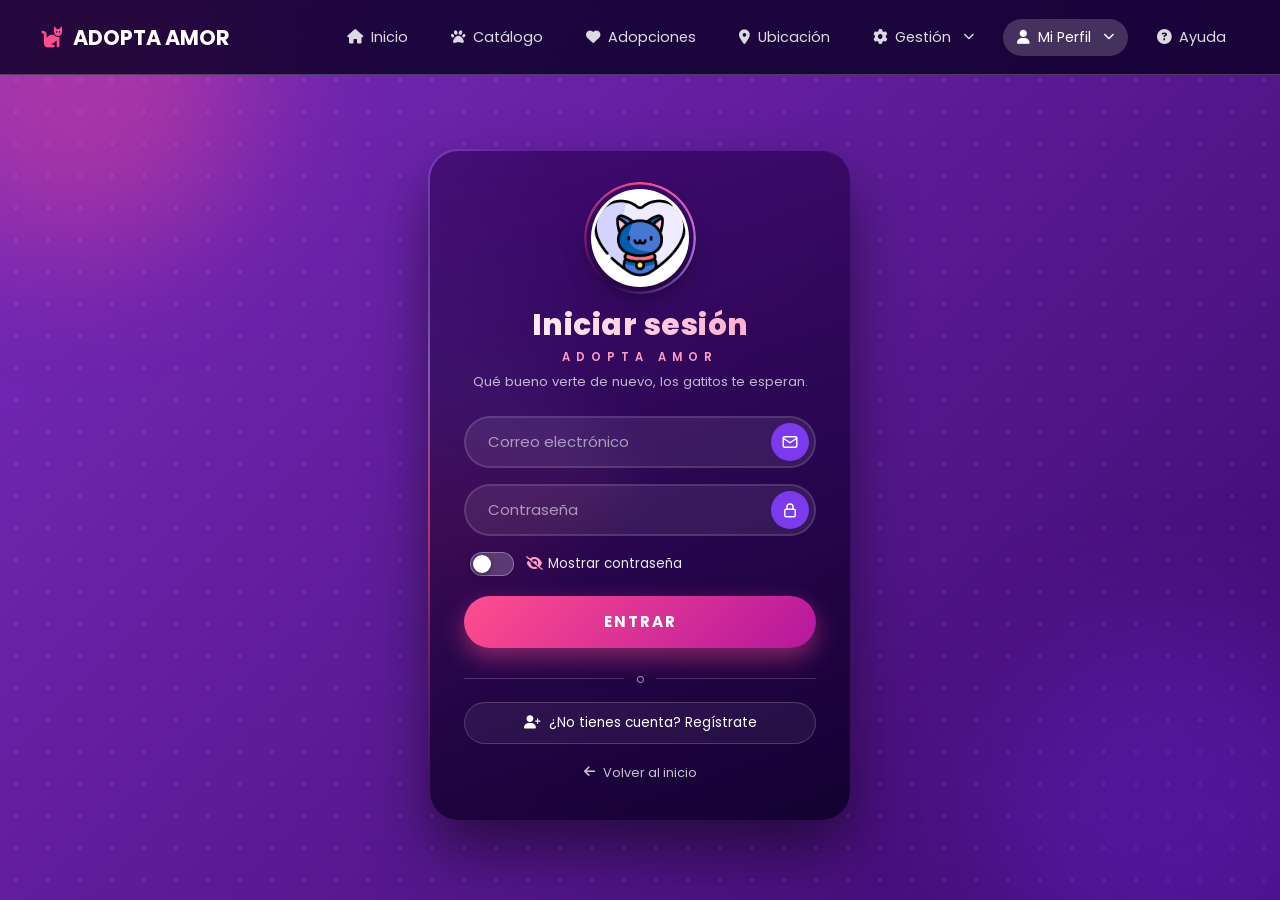
<file: source/repos/Mishi-App para web/Mishi-App para web/wwwroot/Login.html>
﻿<!DOCTYPE html>
<html lang="es">
<head>
    <meta charset="UTF-8">
    <meta name="viewport" content="width=device-width, initial-scale=1">
    <title>Iniciar sesión - Mishi</title>
    <link rel="stylesheet" href="https://cdnjs.cloudflare.com/ajax/libs/font-awesome/6.4.0/css/all.min.css">
    <link href="https://fonts.googleapis.com/css2?family=Poppins:wght@400;500;600;700;800&display=swap" rel="stylesheet">
    <style>
        :root {
            --pink: #ff4d8d;
            --accent-pink: #ff4d8d;
            --soft-pink: #ff9ec4;
            --purple: #7c3aed;
            --card-border: rgba(255,255,255,.22);
            --ok: #4ade80;
            --err: #ff6b6b;
        }

        * {
            margin: 0;
            padding: 0;
            box-sizing: border-box;
            font-family: 'Poppins', sans-serif;
        }
        body {
            min-height: 100vh;
            display: grid;
            place-items: center;
            padding: 100px 16px 30px;
            background: linear-gradient(135deg, #7b2cbf, #3c096c, #10002b, #5b1a9c);
            background-size: 300% 300%;
            animation: fondo 16s ease infinite;
            color: #fff;
            position: relative;
            overflow-x: hidden;
        }

        @keyframes fondo {
            0%,100% {
                background-position: 0% 50%;
            }

            50% {
                background-position: 100% 50%;
            }
        }

        body::before {
            content: '';
            position: fixed;
            inset: 0;
            pointer-events: none;
            background-image: radial-gradient(rgba(255,255,255,.08) 2px, transparent 2px);
            background-size: 32px 32px;
        }

        .orb {
            position: fixed;
            border-radius: 50%;
            filter: blur(70px);
            opacity: .38;
            pointer-events: none;
            animation: flotar 9s ease-in-out infinite;
        }

            .orb.a {
                width: 340px;
                height: 340px;
                background: var(--pink);
                top: -90px;
                left: -90px;
            }

            .orb.b {
                width: 400px;
                height: 400px;
                background: #6d28d9;
                bottom: -130px;
                right: -110px;
                animation-delay: -4s;
            }

        @keyframes flotar {
            50% {
                transform: translate(30px, 25px);
            }
        }
        .huellas {
            position: fixed;
            inset: 0;
            pointer-events: none;
            overflow: hidden;
            z-index: 0;
        }

            .huellas i {
                position: absolute;
                bottom: -60px;
                color: rgba(255,255,255,.12);
                font-size: 28px;
                animation: subir linear infinite;
            }

                .huellas i:nth-child(1) {
                    left: 8%;
                    font-size: 26px;
                    animation-duration: 18s;
                }

                .huellas i:nth-child(2) {
                    left: 22%;
                    font-size: 40px;
                    animation-duration: 24s;
                    animation-delay: -6s;
                }

                .huellas i:nth-child(3) {
                    left: 40%;
                    font-size: 22px;
                    animation-duration: 20s;
                    animation-delay: -12s;
                }

                .huellas i:nth-child(4) {
                    left: 60%;
                    font-size: 36px;
                    animation-duration: 26s;
                    animation-delay: -3s;
                }

                .huellas i:nth-child(5) {
                    left: 78%;
                    font-size: 28px;
                    animation-duration: 19s;
                    animation-delay: -9s;
                }

                .huellas i:nth-child(6) {
                    left: 92%;
                    font-size: 34px;
                    animation-duration: 23s;
                    animation-delay: -15s;
                }

        @keyframes subir {
            from {
                transform: translateY(0) rotate(0);
            }

            to {
                transform: translateY(-115vh) rotate(40deg);
            }
        }
        .navbar {
            position: fixed;
            top: 0;
            left: 0;
            width: 100%;
            height: 75px;
            background: rgba(16, 0, 43, 0.85);
            backdrop-filter: blur(15px);
            border-bottom: 1px solid var(--card-border);
            display: flex;
            align-items: center;
            justify-content: space-between;
            padding: 0 40px;
            z-index: 1000;
        }

        .brand-logo {
            color: #fff;
            text-decoration: none;
            font-weight: 700;
            font-size: 1.3rem;
            display: flex;
            align-items: center;
            gap: 10px;
        }

            .brand-logo i {
                color: var(--accent-pink);
                transition: transform .4s;
            }

            .brand-logo:hover i {
                transform: rotate(-15deg) scale(1.2);
            }

        .nav-menu {
            display: flex;
            list-style: none !important;
            gap: 15px;
            margin: 0;
            padding: 0;
        }

        .nav-item a {
            color: rgba(255,255,255,0.85);
            text-decoration: none;
            font-size: 0.9rem;
            padding: 8px 14px;
            border-radius: 20px;
            transition: 0.3s;
            display: flex;
            align-items: center;
            gap: 8px;
        }

            .nav-item a:hover, .nav-item a.active {
                color: #fff;
                background: rgba(255,255,255,0.18);
            }

        .nav-toggle {
            display: none;
            background: none;
            border: 1px solid var(--card-border);
            color: #fff;
            width: 42px;
            height: 42px;
            border-radius: 12px;
            font-size: 1.1rem;
            cursor: pointer;
        }

        .dropdown {
            position: relative;
            display: inline-block;
        }

        .dropdown-content {
            display: none !important;
            position: absolute;
            background: rgba(16, 0, 43, 0.95);
            backdrop-filter: blur(15px);
            min-width: 180px;
            box-shadow: 0 10px 25px rgba(0,0,0,0.4);
            border: 1px solid var(--card-border);
            border-radius: 16px;
            z-index: 1000;
            list-style: none !important;
            padding: 8px 0 !important;
            margin: 0 !important;
            top: 100%;
            left: 0;
        }

            .dropdown-content li {
                list-style: none !important;
            }

                .dropdown-content li a {
                    color: rgba(255,255,255,0.85);
                    padding: 10px 16px;
                    text-decoration: none;
                    display: flex;
                    align-items: center;
                    gap: 10px;
                    font-size: 0.85rem;
                    transition: 0.3s;
                    border-radius: 10px;
                    margin: 0 6px;
                }

                    .dropdown-content li a:hover, .dropdown-content li a.active {
                        background: rgba(255,255,255,0.18);
                        color: #fff;
                    }

        .dropdown:hover > .dropdown-content {
            display: block !important;
            animation: drop .25s ease;
        }

        @keyframes drop {
            from {
                opacity: 0;
                transform: translateY(-6px);
            }

            to {
                opacity: 1;
                transform: none;
            }
        }
        .tarjeta-wrap {
            position: relative;
            z-index: 1;
            width: 100%;
            max-width: 420px;
            animation: entrar .8s cubic-bezier(.2,.8,.2,1) both;
        }

        @keyframes entrar {
            from {
                opacity: 0;
                transform: translateY(32px) scale(.96);
            }

            to {
                opacity: 1;
                transform: none;
            }
        }
        .tarjeta-wrap::before {
            content: '';
            position: absolute;
            inset: -2px;
            border-radius: 30px;
            z-index: -1;
            background: conic-gradient(from var(--ang, 0deg), transparent 0 60%, var(--pink), #b57bff, transparent 95%);
            animation: borde 5s linear infinite;
            opacity: .9;
        }

        @property --ang {
            syntax: '<angle>';
            inherits: false;
            initial-value: 0deg;
        }

        @keyframes borde {
            to {
                --ang: 360deg;
            }
        }

        .tarjeta {
            padding: 38px 34px 28px;
            text-align: center;
            border-radius: 28px;
            background: linear-gradient(160deg, rgba(60,9,108,.88), rgba(16,0,43,.92));
            backdrop-filter: blur(18px);
            box-shadow: 0 30px 60px rgba(0,0,0,.5);
        }

        .logo-circulo {
            position: relative;
            width: 98px;
            height: 98px;
            margin: 0 auto 16px;
            border-radius: 50%;
            background: #fff;
            padding: 3px;
            box-shadow: 0 10px 24px rgba(0,0,0,.4);
            animation: respirar 4s ease-in-out infinite;
        }

        @keyframes respirar {
            50% {
                transform: scale(1.05);
            }
        }

        .logo-circulo::before {
            content: '';
            position: absolute;
            inset: -7px;
            border-radius: 50%;
            z-index: -1;
            background: conic-gradient(var(--pink), #b57bff, transparent 60%, var(--pink));
            animation: girar 6s linear infinite;
            -webkit-mask: radial-gradient(farthest-side, transparent calc(100% - 3px), #000 calc(100% - 2px));
            mask: radial-gradient(farthest-side, transparent calc(100% - 3px), #000 calc(100% - 2px));
        }

        @keyframes girar {
            to {
                transform: rotate(360deg);
            }
        }

        .logo-circulo img {
            width: 100%;
            height: 100%;
            object-fit: cover;
            border-radius: 50%;
        }

        h1 {
            font-size: 1.85rem;
            font-weight: 800;
            letter-spacing: .5px;
            background: linear-gradient(90deg, #fff, var(--soft-pink), #fff);
            background-size: 200% auto;
            -webkit-background-clip: text;
            background-clip: text;
            -webkit-text-fill-color: transparent;
            animation: brillo 4s linear infinite;
        }

        @keyframes brillo {
            to {
                background-position: 200% center;
            }
        }

        .lema {
            font-size: .72rem;
            font-weight: 600;
            letter-spacing: 6px;
            color: var(--soft-pink);
            margin: 2px 0 6px;
        }

        .sub {
            font-size: .82rem;
            color: rgba(255,255,255,.7);
            margin-bottom: 24px;
        }
        .campo {
            position: relative;
            margin-bottom: 16px;
            text-align: left;
        }

            .campo input[type="email"], .campo input[type="password"], .campo input[type="text"] {
                width: 100%;
                height: 52px;
                padding: 0 62px 0 22px;
                border-radius: 30px;
                border: 2px solid rgba(255,255,255,.12);
                background: rgba(255,255,255,.08);
                color: #fff;
                font-size: .93rem;
                outline: none;
                transition: .3s;
            }

            .campo input::placeholder {
                color: rgba(255,255,255,.55);
            }

            .campo input:hover {
                background: rgba(255,255,255,.12);
            }

            .campo input:focus {
                border-color: var(--pink);
                background: rgba(255,255,255,.14);
                box-shadow: 0 0 0 4px rgba(255,77,141,.25), 0 8px 20px rgba(0,0,0,.25);
            }

            .campo input:-webkit-autofill {
                -webkit-text-fill-color: #fff;
                transition: background-color 9999s;
            }

            .campo.invalido input {
                border-color: var(--err);
                animation: temblar .4s;
            }

        @keyframes temblar {
            25% {
                transform: translateX(-6px);
            }

            75% {
                transform: translateX(6px);
            }
        }

        .ico {
            position: absolute;
            right: 7px;
            top: 7px;
            width: 38px;
            height: 38px;
            border-radius: 50%;
            display: grid;
            place-items: center;
            background: var(--purple);
            transition: .3s;
            pointer-events: none;
        }

        .campo:focus-within .ico {
            background: linear-gradient(135deg, var(--pink), #b5179e);
            transform: rotate(-10deg) scale(1.1);
            box-shadow: 0 4px 12px rgba(255,77,141,.5);
        }

        .ico svg {
            width: 18px;
            height: 18px;
            fill: none;
            stroke: #fff;
            stroke-width: 2;
            stroke-linecap: round;
            stroke-linejoin: round;
        }

        .error-campo {
            display: none;
            font-size: .75rem;
            color: #ffb3b3;
            margin: 5px 0 0 20px;
        }

        .campo.invalido .error-campo {
            display: block;
        }
        .opciones {
            display: flex;
            margin: 2px 0 20px 6px;
        }

        .check {
            display: inline-flex;
            align-items: center;
            gap: 12px;
            cursor: pointer;
            font-size: .84rem;
            color: rgba(255,255,255,.9);
            user-select: none;
        }

            .check input {
                position: absolute;
                opacity: 0;
                width: 0;
                height: 0;
            }

        .switch {
            position: relative;
            width: 44px;
            height: 24px;
            border-radius: 20px;
            background: rgba(255,255,255,.2);
            border: 1px solid rgba(255,255,255,.3);
            transition: .3s;
        }

            .switch::after {
                content: '';
                position: absolute;
                top: 2px;
                left: 2px;
                width: 18px;
                height: 18px;
                border-radius: 50%;
                background: #fff;
                box-shadow: 0 2px 6px rgba(0,0,0,.35);
                transition: .35s cubic-bezier(.3,1.6,.5,1);
            }

        .check input:checked + .switch {
            background: linear-gradient(135deg, var(--pink), #b5179e);
            border-color: var(--pink);
        }

            .check input:checked + .switch::after {
                transform: translateX(20px);
            }

        .check input:focus-visible + .switch {
            outline: 2px solid #fff;
            outline-offset: 3px;
        }

        .check .txt i {
            margin-right: 6px;
            color: var(--soft-pink);
            width: 16px;
            text-align: center;
        }
        .btn {
            position: relative;
            overflow: hidden;
            width: 100%;
            height: 52px;
            border: 0;
            border-radius: 30px;
            cursor: pointer;
            font-weight: 700;
            font-size: .95rem;
            letter-spacing: 2px;
            text-transform: uppercase;
            color: #fff;
            background: linear-gradient(135deg, var(--pink), #b5179e);
            box-shadow: 0 10px 24px rgba(255,77,141,.45);
            transition: .3s;
            display: flex;
            align-items: center;
            justify-content: center;
            gap: 10px;
        }

            .btn::after {
                content: '';
                position: absolute;
                top: 0;
                left: -80%;
                width: 50%;
                height: 100%;
                background: linear-gradient(120deg, transparent, rgba(255,255,255,.35), transparent);
                transform: skewX(-20deg);
            }

            .btn:hover:not(:disabled)::after {
                animation: barrido .8s ease;
            }

        @keyframes barrido {
            to {
                left: 140%;
            }
        }

        .btn:hover:not(:disabled) {
            transform: translateY(-3px);
            box-shadow: 0 14px 30px rgba(255,77,141,.6);
        }

        .btn:active:not(:disabled) {
            transform: translateY(0);
        }

        .btn:disabled {
            opacity: .8;
            cursor: not-allowed;
        }

        .spinner {
            display: none;
            width: 18px;
            height: 18px;
            border: 3px solid rgba(255,255,255,.4);
            border-top-color: #fff;
            border-radius: 50%;
            animation: girar .7s linear infinite;
        }

        .btn.cargando .spinner {
            display: block;
        }

        .separador {
            display: flex;
            align-items: center;
            gap: 12px;
            margin: 22px 0 14px;
            font-size: .75rem;
            color: rgba(255,255,255,.55);
        }

            .separador::before, .separador::after {
                content: '';
                flex: 1;
                height: 1px;
                background: rgba(255,255,255,.18);
            }

        .enlaces {
            display: grid;
            gap: 10px;
        }

        .enlace {
            color: #fff;
            font-size: .85rem;
            text-decoration: none;
            padding: 10px;
            border-radius: 24px;
            border: 1px solid rgba(255,255,255,.18);
            background: rgba(255,255,255,.06);
            transition: .3s;
            display: flex;
            align-items: center;
            justify-content: center;
            gap: 8px;
        }

            .enlace:hover {
                background: rgba(255,255,255,.16);
                border-color: var(--soft-pink);
                transform: translateY(-2px);
            }

            .enlace.volver {
                border: 0;
                background: none;
                font-size: .8rem;
                opacity: .75;
            }

                .enlace.volver:hover {
                    opacity: 1;
                    background: none;
                    color: var(--soft-pink);
                }

        a:focus-visible, button:focus-visible {
            outline: 2px solid #fff;
            outline-offset: 3px;
        }
        .overlay {
            position: fixed;
            inset: 0;
            z-index: 2000;
            display: none;
            place-items: center;
            padding: 20px;
            background: rgba(10,0,30,.7);
            backdrop-filter: blur(7px);
        }

            .overlay.abierto {
                display: grid;
                animation: fundido .25s ease;
            }

        @keyframes fundido {
            from {
                opacity: 0;
            }

            to {
                opacity: 1;
            }
        }

        .modal {
            position: relative;
            width: 100%;
            max-width: 360px;
            padding: 36px 28px 26px;
            text-align: center;
            border-radius: 28px;
            background: linear-gradient(160deg, #4a1a85, #1d0540);
            border: 1px solid var(--card-border);
            box-shadow: 0 30px 70px rgba(0,0,0,.65);
            animation: saltar .5s cubic-bezier(.3,1.5,.5,1);
            overflow: hidden;
        }

            .modal::before {
                content: '';
                position: absolute;
                top: 0;
                left: 0;
                right: 0;
                height: 5px;
            }

            .modal.ok::before {
                background: linear-gradient(90deg, var(--ok), #22d3ee);
            }

            .modal.error::before {
                background: linear-gradient(90deg, var(--err), var(--pink));
            }

        @keyframes saltar {
            from {
                opacity: 0;
                transform: scale(.7) translateY(24px);
            }

            to {
                opacity: 1;
                transform: none;
            }
        }

        .modal-icono {
            position: relative;
            width: 80px;
            height: 80px;
            margin: 0 auto 18px;
            border-radius: 50%;
            display: grid;
            place-items: center;
        }

            .modal-icono::after {
                content: '';
                position: absolute;
                inset: 0;
                border-radius: 50%;
                border: 2px solid currentColor;
                animation: onda 1.6s ease-out infinite;
            }

        @keyframes onda {
            from {
                transform: scale(1);
                opacity: .7;
            }

            to {
                transform: scale(1.7);
                opacity: 0;
            }
        }

        .modal-icono svg {
            width: 40px;
            height: 40px;
            fill: none;
            stroke: currentColor;
            stroke-width: 3;
            stroke-linecap: round;
            stroke-linejoin: round;
            stroke-dasharray: 60;
            stroke-dashoffset: 60;
            animation: trazo .6s .25s ease forwards;
        }

        @keyframes trazo {
            to {
                stroke-dashoffset: 0;
            }
        }

        .modal.ok .modal-icono {
            color: var(--ok);
            background: rgba(74,222,128,.18);
            border: 2px solid var(--ok);
        }

        .modal.error .modal-icono {
            color: var(--err);
            background: rgba(255,107,107,.18);
            border: 2px solid var(--err);
        }

        .modal h2 {
            font-size: 1.35rem;
            margin-bottom: 8px;
        }

        .modal p {
            font-size: .88rem;
            line-height: 1.55;
            color: rgba(255,255,255,.82);
        }

        .barra {
            height: 5px;
            margin-top: 20px;
            border-radius: 5px;
            background: rgba(255,255,255,.15);
            overflow: hidden;
        }

            .barra i {
                display: block;
                height: 100%;
                width: 0;
                animation: llenar 2.2s linear forwards;
            }

        .modal.ok .barra i {
            background: linear-gradient(90deg, var(--ok), #22d3ee);
        }

        .modal.error .barra i {
            background: linear-gradient(90deg, var(--err), var(--pink));
        }

        @keyframes llenar {
            to {
                width: 100%;
            }
        }

        .modal-botones {
            display: flex;
            gap: 10px;
            margin-top: 22px;
        }

            .modal-botones button {
                flex: 1;
                height: 44px;
                border-radius: 26px;
                border: 1px solid var(--card-border);
                cursor: pointer;
                background: rgba(255,255,255,.1);
                color: #fff;
                font-weight: 600;
                font-size: .82rem;
                transition: .25s;
            }

                .modal-botones button.principal {
                    background: var(--pink);
                    border-color: var(--pink);
                }

                .modal-botones button:hover {
                    transform: translateY(-2px);
                    filter: brightness(1.15);
                }

        @media (max-width: 860px) {
            .navbar {
                padding: 0 16px;
            }

            .nav-toggle {
                display: block;
            }

            .nav-menu {
                display: none;
                position: absolute;
                top: 75px;
                left: 0;
                right: 0;
                flex-direction: column;
                gap: 4px;
                padding: 12px 16px 16px;
                background: rgba(16,0,43,.97);
                border-bottom: 1px solid var(--card-border);
                max-height: calc(100vh - 75px);
                overflow-y: auto;
            }

                .nav-menu.abierto {
                    display: flex;
                }

            .dropdown {
                display: block;
            }

            .dropdown-content {
                display: block !important;
                position: static;
                box-shadow: none;
                border: 0;
                background: transparent;
                padding: 0 0 0 14px !important;
            }
        }

        @media (max-width: 440px) {
            .tarjeta {
                padding: 30px 20px 24px;
            }

            .modal-botones {
                flex-direction: column;
            }
        }

        @media (prefers-reduced-motion: reduce) {
            *, *::before, *::after {
                animation: none !important;
                transition: none !important;
            }
        }
    </style>
</head>
<body>
    <div class="orb a"></div>
    <div class="orb b"></div>
    <div class="huellas">
        <i class="fa-solid fa-paw"></i><i class="fa-solid fa-paw"></i><i class="fa-solid fa-paw"></i>
        <i class="fa-solid fa-paw"></i><i class="fa-solid fa-paw"></i><i class="fa-solid fa-paw"></i>
    </div>
    <nav class="navbar">
        <a href="index.html" class="brand-logo"><i class="fa-solid fa-cat"></i> ADOPTA AMOR</a>
        <button class="nav-toggle" id="navToggle" type="button" aria-label="Abrir menú"><i class="fa-solid fa-bars"></i></button>
        <ul class="nav-menu" id="navMenu">
            <li class="nav-item"><a href="index.html"><i class="fa-solid fa-house"></i> Inicio</a></li>
            <li class="nav-item"><a href="gatos.html"><i class="fa-solid fa-paw"></i> Catálogo</a></li>
            <li class="nav-item"><a href="adopcion.html"><i class="fa-solid fa-heart"></i> Adopciones</a></li>
            <li class="nav-item"><a href="ubicacion.html"><i class="fa-solid fa-location-dot"></i> Ubicación</a></li>
            <li class="nav-item dropdown">
                <a href="#" class="dropbtn"><i class="fa-solid fa-gear"></i> Gestión <i class="fa-solid fa-chevron-down" style="font-size: 0.7rem; margin-left: 4px;"></i></a>
                <ul class="dropdown-content">
                    <li><a href="gestion-gatos.html"><i class="fa-solid fa-cat"></i> Gestión Gatos</a></li>
                    <li><a href="gestion-usuarios.html"><i class="fa-solid fa-users"></i> Gestión Usuarios</a></li>
                    <li><a href="gestion-solicitudes.html"><i class="fa-solid fa-file-lines"></i> Gestión Solicitudes</a></li>
                </ul>
            </li>
            <li class="nav-item dropdown">
                <a href="#" class="dropbtn active"><i class="fa-solid fa-user"></i> Mi Perfil <i class="fa-solid fa-chevron-down" style="font-size: 0.7rem; margin-left: 4px;"></i></a>
                <ul class="dropdown-content">
                    <li><a href="perfil.html"><i class="fa-solid fa-id-card"></i> Perfil</a></li>
                    <li><a href="Login.html" class="active"><i class="fa-solid fa-right-to-bracket"></i> Login</a></li>
                    <li><a href="Registro.html"><i class="fa-solid fa-user-plus"></i> Registro</a></li>
                    <li><a href="Login.html"><i class="fa-solid fa-right-from-bracket"></i> Salir</a></li>
                </ul>
            </li>
            <li class="nav-item"><a href="acercade.html"><i class="fa-solid fa-circle-question"></i> Ayuda</a></li>
        </ul>
    </nav>

    <div class="tarjeta-wrap">
        <main class="tarjeta">
            <div class="logo-circulo">
                <img src="img/mascota.png" alt="Logo Mishi">
            </div>
            <h1>Iniciar sesión</h1>
            <p class="lema">ADOPTA AMOR</p>
            <p class="sub">Qué bueno verte de nuevo, los gatitos te esperan.</p>

            <form id="frmLogin" novalidate>
                <div class="campo" id="campoCorreo">
                    <input type="email" id="correo" placeholder="Correo electrónico" autocomplete="email">
                    <span class="ico"><svg viewBox="0 0 24 24"><rect x="3" y="5" width="18" height="14" rx="2" /><path d="m3 7 9 6 9-6" /></svg></span>
                    <p class="error-campo">Escribe un correo válido.</p>
                </div>

                <div class="campo" id="campoClave">
                    <input type="password" id="clave" placeholder="Contraseña" autocomplete="current-password">
                    <span class="ico"><svg viewBox="0 0 24 24"><rect x="5" y="11" width="14" height="10" rx="2" /><path d="M8 11V8a4 4 0 0 1 8 0v3" /></svg></span>
                    <p class="error-campo">Escribe tu contraseña.</p>
                </div>

                <div class="opciones">
                    <label class="check">
                        <input type="checkbox" id="verClave">
                        <span class="switch"></span>
                        <span class="txt"><i class="fa-solid fa-eye-slash" id="iconoOjo"></i><span id="txtOjo">Mostrar contraseña</span></span>
                    </label>
                </div>

                <button type="submit" class="btn" id="btn"><span class="spinner"></span><span id="btnTexto">Entrar</span></button>
            </form>

            <div class="separador">o</div>

            <div class="enlaces">
                <a class="enlace" href="registro.html"><i class="fa-solid fa-user-plus"></i> ¿No tienes cuenta? Regístrate</a>
                <a class="enlace volver" href="index.html"><i class="fa-solid fa-arrow-left"></i> Volver al inicio</a>
            </div>
        </main>
    </div>
    <div class="overlay" id="overlay" role="dialog" aria-modal="true" aria-labelledby="modalTitulo">
        <div class="modal" id="modal">
            <div class="modal-icono" id="modalIcono"></div>
            <h2 id="modalTitulo"></h2>
            <p id="modalTexto"></p>
            <div class="barra"><i></i></div>
            <div class="modal-botones" id="modalBotones"></div>
        </div>
    </div>

    <script>
                // @ts-nocheck
                window.addEventListener('load', function () {
                    var form = document.getElementById('frmLogin');
                    var inCorreo = document.getElementById('correo');
                    var inClave = document.getElementById('clave');
                    var verClave = document.getElementById('verClave');
                    var btn = document.getElementById('btn');
                    var btnTexto = document.getElementById('btnTexto');
                    var overlay = document.getElementById('overlay');
                    var modal = document.getElementById('modal');
                    var timer = null;

                    var ICONO_OK = '<svg viewBox="0 0 24 24"><path d="M5 12l5 5L20 7"/></svg>';
                    var ICONO_ERR = '<svg viewBox="0 0 24 24"><path d="M6 6l12 12M18 6L6 18"/></svg>';
                    document.getElementById('navToggle').addEventListener('click', function () {
                        document.getElementById('navMenu').classList.toggle('abierto');
                    });
                    verClave.addEventListener('change', function () {
                        var ver = verClave.checked;
                        inClave.type = ver ? 'text' : 'password';
                        document.getElementById('iconoOjo').className = ver ? 'fa-solid fa-eye' : 'fa-solid fa-eye-slash';
                        document.getElementById('txtOjo').textContent = ver ? 'Ocultar contraseña' : 'Mostrar contraseña';
                    });
                    function ir(url) { window.location.href = url; }

                    function setCargando(si) {
                        btn.disabled = si;
                        btn.classList.toggle('cargando', si);
                        btnTexto.textContent = si ? 'Verificando...' : 'Entrar';
                    }

                    function cerrarModal() {
                        overlay.classList.remove('abierto');
                        clearTimeout(timer);
                        setCargando(false);
                    }

                    function abrirModal(tipo, titulo, texto, botones, conBarra) {
                        modal.className = 'modal ' + tipo;
                        document.getElementById('modalIcono').innerHTML = tipo === 'ok' ? ICONO_OK : ICONO_ERR;
                        document.getElementById('modalTitulo').textContent = titulo;
                        document.getElementById('modalTexto').textContent = texto;
                        modal.querySelector('.barra').style.display = conBarra ? 'block' : 'none';

                        var barra = modal.querySelector('.barra i');
                        barra.style.animation = 'none'; void barra.offsetWidth; barra.style.animation = '';

                        var cont = document.getElementById('modalBotones');
                        cont.innerHTML = '';
                        botones.forEach(function (b) {
                            var el = document.createElement('button');
                            el.type = 'button';
                            el.textContent = b.texto;
                            if (b.principal) el.className = 'principal';
                            el.addEventListener('click', b.accion);
                            cont.appendChild(el);
                        });

                        overlay.classList.add('abierto');
                        var primero = cont.querySelector('button.principal') || cont.querySelector('button');
                        if (primero) primero.focus();
                    }
                    function marcar(idCampo, invalido) {
                        var c = document.getElementById(idCampo);
                        c.classList.remove('invalido');
                        if (invalido) { void c.offsetWidth; c.classList.add('invalido'); }
                    }
                    inCorreo.addEventListener('input', function () { marcar('campoCorreo', false); });
                    inClave.addEventListener('input', function () { marcar('campoClave', false); });

                    form.addEventListener('submit', function (e) {
                        e.preventDefault();
                        var correo = inCorreo.value.trim();
                        var clave = inClave.value;

                        var correoMal = !correo || correo.indexOf('@') < 1;
                        var claveMal = !clave;
                        marcar('campoCorreo', correoMal);
                        marcar('campoClave', claveMal);
                        if (correoMal || claveMal) return;

                        setCargando(true);

                        fetch('/api/usuarios/login', {
                            method: 'POST',
                            headers: { 'Content-Type': 'application/json' },
                            body: JSON.stringify({ correo: correo, clave: clave })
                        })
                        .then(function (resp) {
                            if (!resp.ok) {
                                abrirModal('error', 'Usuario no encontrado',
                                    'No encontramos una cuenta con esos datos. Te llevamos al perfil...',
                                    [
                                        { texto: 'Reintentar', accion: cerrarModal },
                                        { texto: 'Ir al perfil', principal: true, accion: function () { ir('perfil.html'); } }
                                    ], true);
                                timer = setTimeout(function () { ir('perfil.html'); }, 2200);
                                return;
                            }
                            return resp.json().then(function (usuario) {
                                try { localStorage.setItem('usuario', JSON.stringify(usuario)); } catch (x) {}

                                abrirModal('ok', 'Usuario encontrado',
                                    '¡Bienvenido a Mishi! Te llevamos al catálogo...',
                                    [{ texto: 'Ir al catálogo', principal: true, accion: function () { ir('gatos.html'); } }], true);
                                timer = setTimeout(function () { ir('gatos.html'); }, 2200);
                            });
                        })
                        .catch(function () {
                            abrirModal('error', 'Sin conexión',
                                'No se pudo conectar con el servidor. Verifica que la API esté en ejecución e inténtalo de nuevo.',
                                [{ texto: 'Cerrar', principal: true, accion: cerrarModal }], false);
                        });
                    });
                });
    </script>
</body>
</html>
</file>
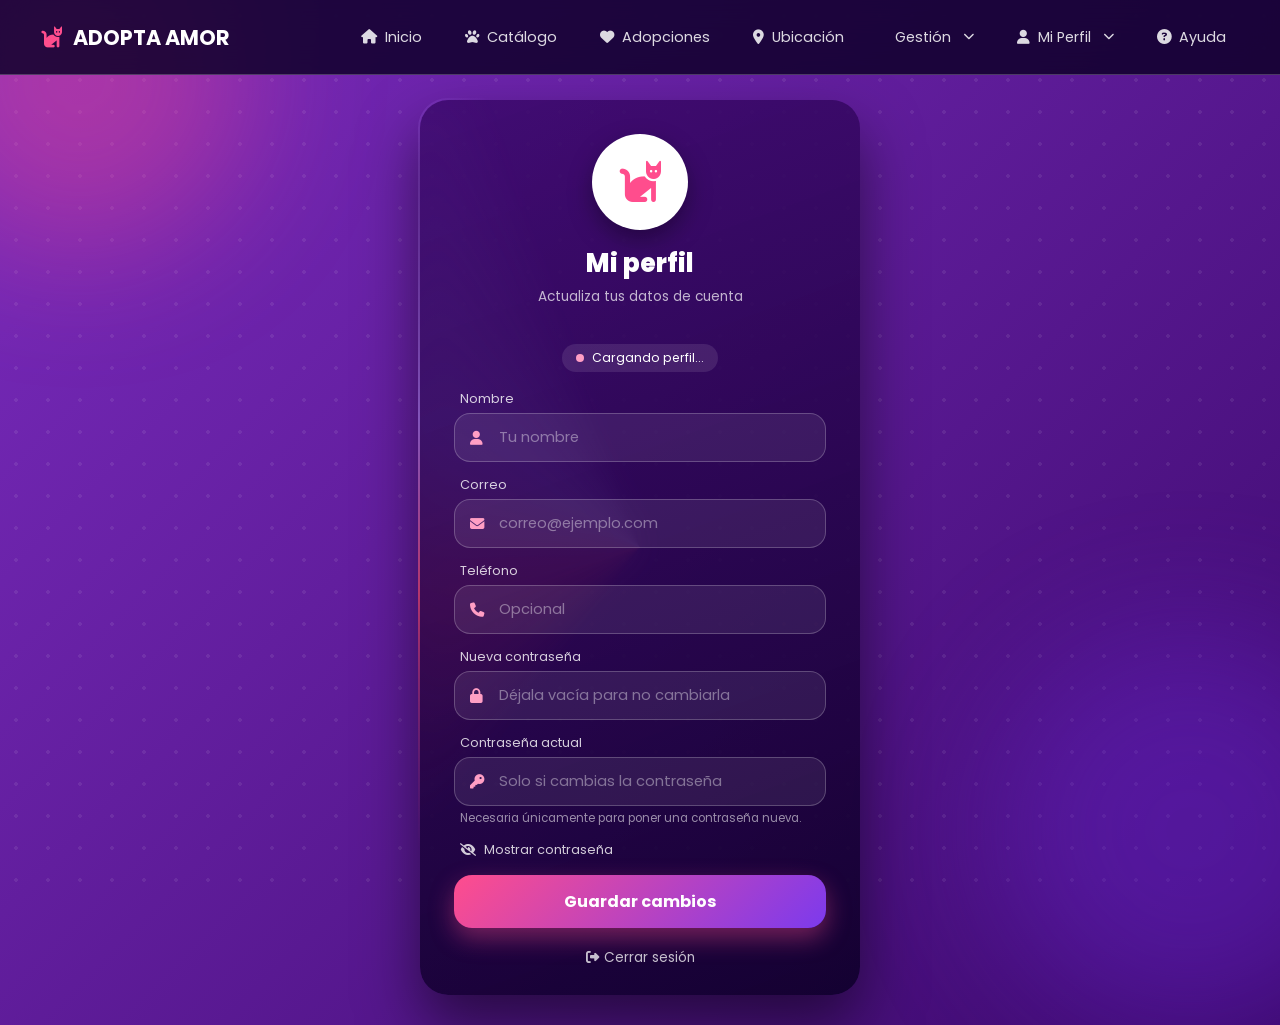
<file: source/repos/Mishi-App para web/Mishi-App para web/wwwroot/perfil.html>
﻿<!DOCTYPE html>
<html lang="es">
<head>
    <meta charset="UTF-8">
    <meta name="viewport" content="width=device-width, initial-scale=1">
    <title>Mi Perfil - Adopta Amor</title>
    <link rel="stylesheet" href="https://cdnjs.cloudflare.com/ajax/libs/font-awesome/6.4.0/css/all.min.css">
    <link href="https://fonts.googleapis.com/css2?family=Poppins:wght@400;500;600;700;800&display=swap" rel="stylesheet">
    <style>
        :root {
            --pink: #ff4d8d;
            --accent-pink: #ff4d8d;
            --soft-pink: #ff9ec4;
            --purple: #7c3aed;
            --card-border: rgba(255,255,255,.22);
            --ok: #4ade80;
            --err: #ff6b6b;
        }

        * {
            margin: 0;
            padding: 0;
            box-sizing: border-box;
            font-family: 'Poppins',sans-serif;
        }

        body {
            min-height: 100vh;
            display: grid;
            place-items: center;
            padding: 100px 16px 30px;
            background: linear-gradient(135deg,#7b2cbf,#3c096c,#10002b,#5b1a9c);
            background-size: 300% 300%;
            animation: fondo 16s ease infinite;
            color: #fff;
            position: relative;
            overflow-x: hidden;
        }

        @keyframes fondo {
            0%,100% {
                background-position: 0% 50%
            }

            50% {
                background-position: 100% 50%
            }
        }

        body::before {
            content: '';
            position: fixed;
            inset: 0;
            pointer-events: none;
            background-image: radial-gradient(rgba(255,255,255,.08) 2px,transparent 2px);
            background-size: 32px 32px;
        }

        .orb {
            position: fixed;
            border-radius: 50%;
            filter: blur(70px);
            opacity: .38;
            pointer-events: none;
            animation: flotar 9s ease-in-out infinite;
        }

            .orb.a {
                width: 340px;
                height: 340px;
                background: var(--pink);
                top: -90px;
                left: -90px;
            }

            .orb.b {
                width: 400px;
                height: 400px;
                background: #6d28d9;
                bottom: -130px;
                right: -110px;
                animation-delay: -4s;
            }

        @keyframes flotar {
            50% {
                transform: translate(30px,25px)
            }
        }

        .huellas {
            position: fixed;
            inset: 0;
            pointer-events: none;
            overflow: hidden;
            z-index: 0;
        }

            .huellas i {
                position: absolute;
                bottom: -60px;
                color: rgba(255,255,255,.12);
                font-size: 28px;
                animation: subir linear infinite;
            }

                .huellas i:nth-child(1) {
                    left: 8%;
                    font-size: 26px;
                    animation-duration: 18s
                }

                .huellas i:nth-child(2) {
                    left: 22%;
                    font-size: 40px;
                    animation-duration: 24s;
                    animation-delay: -6s
                }

                .huellas i:nth-child(3) {
                    left: 40%;
                    font-size: 22px;
                    animation-duration: 20s;
                    animation-delay: -12s
                }

                .huellas i:nth-child(4) {
                    left: 60%;
                    font-size: 36px;
                    animation-duration: 26s;
                    animation-delay: -3s
                }

                .huellas i:nth-child(5) {
                    left: 78%;
                    font-size: 28px;
                    animation-duration: 19s;
                    animation-delay: -9s
                }

                .huellas i:nth-child(6) {
                    left: 92%;
                    font-size: 34px;
                    animation-duration: 23s;
                    animation-delay: -15s
                }

        @keyframes subir {
            from {
                transform: translateY(0) rotate(0)
            }

            to {
                transform: translateY(-115vh) rotate(40deg)
            }
        }

        /* NAVBAR */
        .navbar {
            position: fixed;
            top: 0;
            left: 0;
            width: 100%;
            height: 75px;
            background: rgba(16,0,43,.85);
            backdrop-filter: blur(15px);
            border-bottom: 1px solid var(--card-border);
            display: flex;
            align-items: center;
            justify-content: space-between;
            padding: 0 40px;
            z-index: 1000;
        }

        .brand-logo {
            color: #fff;
            text-decoration: none;
            font-weight: 700;
            font-size: 1.3rem;
            display: flex;
            align-items: center;
            gap: 10px;
        }

            .brand-logo i {
                color: var(--accent-pink);
                transition: transform .4s;
            }

            .brand-logo:hover i {
                transform: rotate(-15deg) scale(1.2);
            }

        .nav-menu {
            display: flex;
            list-style: none !important;
            gap: 15px;
            margin: 0;
            padding: 0;
        }

        .nav-item a {
            color: rgba(255,255,255,.85);
            text-decoration: none;
            font-size: .9rem;
            padding: 8px 14px;
            border-radius: 20px;
            transition: .3s;
            display: flex;
            align-items: center;
            gap: 8px;
        }

            .nav-item a:hover, .nav-item a.active {
                color: #fff;
                background: rgba(255,255,255,.18);
            }

        .nav-toggle {
            display: none;
            background: none;
            border: 1px solid var(--card-border);
            color: #fff;
            width: 42px;
            height: 42px;
            border-radius: 12px;
            font-size: 1.1rem;
            cursor: pointer;
        }

        .dropdown {
            position: relative;
            display: inline-block;
        }

        .dropdown-content {
            display: none !important;
            position: absolute;
            background: rgba(16,0,43,.95);
            backdrop-filter: blur(15px);
            min-width: 180px;
            box-shadow: 0 10px 25px rgba(0,0,0,.4);
            border: 1px solid var(--card-border);
            border-radius: 16px;
            z-index: 1000;
            list-style: none !important;
            padding: 8px 0 !important;
            margin: 0 !important;
            top: 100%;
            left: 0;
        }

            .dropdown-content li {
                list-style: none !important;
            }

                .dropdown-content li a {
                    color: rgba(255,255,255,.85);
                    padding: 10px 16px;
                    text-decoration: none;
                    display: flex;
                    align-items: center;
                    gap: 10px;
                    font-size: .85rem;
                    transition: .3s;
                    border-radius: 10px;
                    margin: 0 6px;
                }

                    .dropdown-content li a:hover, .dropdown-content li a.active {
                        background: rgba(255,255,255,.18);
                        color: #fff;
                    }

        .dropdown:hover > .dropdown-content {
            display: block !important;
            animation: drop .25s ease;
        }

        @keyframes drop {
            from {
                opacity: 0;
                transform: translateY(-6px)
            }

            to {
                opacity: 1;
                transform: none
            }
        }

        @media (max-width:860px) {
            .navbar {
                padding: 0 18px;
            }

            .nav-toggle {
                display: block;
            }

            .nav-menu {
                display: none;
                position: absolute;
                top: 75px;
                left: 0;
                right: 0;
                flex-direction: column;
                gap: 4px;
                padding: 14px 18px;
                background: rgba(16,0,43,.97);
                border-bottom: 1px solid var(--card-border);
            }

                .nav-menu.abierto {
                    display: flex;
                }

            .dropdown-content {
                position: static;
                display: block !important;
                box-shadow: none;
                border: 0;
                background: transparent;
            }
        }

        /* TARJETA */
        .tarjeta-wrap {
            position: relative;
            z-index: 1;
            width: 100%;
            max-width: 440px;
            animation: entrar .8s cubic-bezier(.2,.8,.2,1) both;
        }

        @keyframes entrar {
            from {
                opacity: 0;
                transform: translateY(32px) scale(.96)
            }

            to {
                opacity: 1;
                transform: none
            }
        }

        .tarjeta-wrap::before {
            content: '';
            position: absolute;
            inset: -2px;
            border-radius: 30px;
            z-index: -1;
            background: conic-gradient(from var(--ang,0deg),transparent 0 60%,var(--pink),#b57bff,transparent 95%);
            animation: borde 5s linear infinite;
            opacity: .9;
        }

        @property --ang {
            syntax: '<angle>';
            inherits: false;
            initial-value: 0deg;
        }

        @keyframes borde {
            to {
                --ang: 360deg
            }
        }

        .tarjeta {
            padding: 34px 34px 26px;
            text-align: center;
            border-radius: 28px;
            background: linear-gradient(160deg,rgba(60,9,108,.88),rgba(16,0,43,.92));
            backdrop-filter: blur(18px);
            box-shadow: 0 30px 60px rgba(0,0,0,.5);
        }

        .avatar {
            position: relative;
            width: 96px;
            height: 96px;
            margin: 0 auto 14px;
            border-radius: 50%;
            background: #fff;
            display: grid;
            place-items: center;
            box-shadow: 0 10px 24px rgba(0,0,0,.35);
            cursor: pointer;
        }

            .avatar i {
                font-size: 2.6rem;
                color: var(--pink);
            }

            .avatar.ronronea {
                animation: ronronea .6s ease;
            }

        @keyframes ronronea {
            20% {
                transform: rotate(-8deg) scale(1.08)
            }

            50% {
                transform: rotate(8deg) scale(1.08)
            }

            80% {
                transform: rotate(-4deg)
            }
        }

        h1 {
            font-size: 1.6rem;
            font-weight: 800;
        }

        .sub {
            font-size: .85rem;
            color: rgba(255,255,255,.7);
            margin: 4px 0 12px;
        }

        .rol {
            display: inline-block;
            padding: 3px 12px;
            border-radius: 20px;
            font-size: .75rem;
            background: rgba(255,255,255,.14);
            margin-bottom: 10px;
        }

            .rol:empty {
                display: none;
            }

        .estado {
            display: inline-flex;
            align-items: center;
            gap: 8px;
            font-size: .78rem;
            padding: 5px 14px;
            border-radius: 20px;
            background: rgba(255,255,255,.1);
            margin-bottom: 18px;
        }

            .estado::before {
                content: '';
                width: 8px;
                height: 8px;
                border-radius: 50%;
                background: var(--soft-pink);
            }

            .estado.listo::before {
                background: var(--ok);
            }

            .estado.nuevo::before {
                background: var(--err);
            }

        .campo {
            position: relative;
            text-align: left;
            margin-bottom: 14px;
        }

            .campo label {
                display: block;
                font-size: .8rem;
                margin: 0 0 5px 6px;
                color: rgba(255,255,255,.8);
            }

            .campo .caja {
                position: relative;
            }

                .campo .caja > i {
                    position: absolute;
                    left: 16px;
                    top: 50%;
                    transform: translateY(-50%);
                    color: var(--soft-pink);
                    font-size: .9rem;
                }

            .campo input {
                width: 100%;
                padding: 13px 16px 13px 44px;
                border-radius: 16px;
                border: 1px solid var(--card-border);
                background: rgba(255,255,255,.08);
                color: #fff;
                font-size: .92rem;
                outline: none;
                transition: .25s;
            }

                .campo input::placeholder {
                    color: rgba(255,255,255,.4);
                }

                .campo input:focus {
                    border-color: var(--pink);
                    background: rgba(255,255,255,.14);
                    box-shadow: 0 0 0 4px rgba(255,77,141,.2);
                }

            .campo.invalido input {
                border-color: var(--err);
                animation: sacudir .4s;
            }

        @keyframes sacudir {
            25% {
                transform: translateX(-6px)
            }

            75% {
                transform: translateX(6px)
            }
        }

        .ayuda {
            font-size: .72rem;
            color: rgba(255,255,255,.55);
            margin: 4px 0 0 6px;
        }

        .ver {
            display: flex;
            align-items: center;
            gap: 8px;
            font-size: .8rem;
            margin: 2px 0 16px 6px;
            cursor: pointer;
            color: rgba(255,255,255,.8);
            text-align: left;
        }

            .ver input {
                display: none;
            }

        .btn-guardar {
            width: 100%;
            padding: 14px;
            border: 0;
            border-radius: 18px;
            font-size: 1rem;
            font-weight: 700;
            color: #fff;
            cursor: pointer;
            background: linear-gradient(135deg,var(--pink),var(--purple));
            box-shadow: 0 10px 24px rgba(255,77,141,.4);
            transition: .25s;
        }

            .btn-guardar:hover:not(:disabled) {
                transform: translateY(-2px);
            }

            .btn-guardar:disabled {
                opacity: .7;
                cursor: not-allowed;
            }

            .btn-guardar.cargando #btnTexto::after {
                content: '';
                display: inline-block;
                width: 14px;
                height: 14px;
                margin-left: 10px;
                vertical-align: -2px;
                border: 2px solid #fff;
                border-top-color: transparent;
                border-radius: 50%;
                animation: giro .7s linear infinite;
            }

        @keyframes giro {
            to {
                transform: rotate(360deg)
            }
        }

        .pie {
            margin-top: 16px;
        }

        .btn-salir {
            background: none;
            border: 0;
            color: rgba(255,255,255,.75);
            font-size: .85rem;
            cursor: pointer;
        }

            .btn-salir:hover {
                color: #fff;
            }

        /* MODAL */
        .overlay {
            position: fixed;
            inset: 0;
            z-index: 2000;
            display: none;
            place-items: center;
            padding: 16px;
            background: rgba(10,0,30,.65);
            backdrop-filter: blur(6px);
        }

            .overlay.abierto {
                display: grid;
            }

        .modal {
            width: 100%;
            max-width: 380px;
            padding: 30px;
            border-radius: 24px;
            text-align: center;
            background: linear-gradient(160deg,#3c096c,#10002b);
            border: 1px solid var(--card-border);
            box-shadow: 0 30px 60px rgba(0,0,0,.6);
            animation: entrar .35s ease both;
        }

            .modal .icono {
                width: 60px;
                height: 60px;
                margin: 0 auto 14px;
                border-radius: 50%;
                display: grid;
                place-items: center;
            }

            .modal.ok .icono {
                background: rgba(74,222,128,.18);
            }

            .modal.error .icono {
                background: rgba(255,107,107,.18);
            }

            .modal svg {
                width: 30px;
                height: 30px;
                fill: none;
                stroke-width: 3;
                stroke-linecap: round;
                stroke-linejoin: round;
            }

            .modal.ok svg {
                stroke: var(--ok);
            }

            .modal.error svg {
                stroke: var(--err);
            }

            .modal h2 {
                font-size: 1.2rem;
                margin-bottom: 6px;
            }

            .modal p {
                font-size: .88rem;
                color: rgba(255,255,255,.75);
                margin-bottom: 18px;
            }

            .modal .barra {
                display: none;
                height: 4px;
                background: rgba(255,255,255,.15);
                border-radius: 4px;
                overflow: hidden;
                margin-bottom: 14px;
            }

                .modal .barra i {
                    display: block;
                    height: 100%;
                    background: var(--pink);
                    animation: llenar 3s linear forwards;
                }

        @keyframes llenar {
            from {
                width: 0
            }

            to {
                width: 100%
            }
        }

        .modal .botones {
            display: flex;
            gap: 10px;
            justify-content: center;
        }

            .modal .botones button {
                flex: 1;
                padding: 11px;
                border-radius: 14px;
                border: 1px solid var(--card-border);
                background: rgba(255,255,255,.08);
                color: #fff;
                font-weight: 600;
                cursor: pointer;
            }

                .modal .botones button.principal {
                    background: linear-gradient(135deg,var(--pink),var(--purple));
                    border: 0;
                }

        @media (prefers-reduced-motion:reduce) {
            *, *::before {
                animation: none !important;
            }
        }
    </style>
</head>
<body>
    <div class="orb a"></div>
    <div class="orb b"></div>
    <div class="huellas"><i class="fa-solid fa-paw"></i><i class="fa-solid fa-paw"></i><i class="fa-solid fa-paw"></i><i class="fa-solid fa-paw"></i><i class="fa-solid fa-paw"></i><i class="fa-solid fa-paw"></i></div>
    <nav class="navbar">
        <a href="index.html" class="brand-logo"><i class="fa-solid fa-cat"></i> ADOPTA AMOR</a>
        <ul class="nav-menu">
            <li class="nav-item"><a href="index.html"><i class="fa-solid fa-house"></i> Inicio</a></li>
            <li class="nav-item"><a href="gatos.html"><i class="fa-solid fa-paw"></i> Catálogo</a></li>
            <li class="nav-item"><a href="adopcion.html"><i class="fa-solid fa-heart"></i> Adopciones</a></li>
            <li class="nav-item"><a href="ubicacion.html"><i class="fa-solid fa-location-dot"></i> Ubicación</a></li>
            <li class="nav-item dropdown">
                <a href="#" class="dropbtn"><i class="fa-solid fa-folder-gear"></i> Gestión <i class="fa-solid fa-chevron-down" style="font-size: 0.7rem; margin-left: 4px;"></i></a>
                <ul class="dropdown-content">
                    <li><a href="gestion-gatos.html"><i class="fa-solid fa-cat"></i> Gestión Gatos</a></li>
                    <li><a href="gestion-usuarios.html"><i class="fa-solid fa-users"></i> Gestión Usuarios</a></li>
                    <li><a href="gestion-solicitudes.html"><i class="fa-solid fa-file-lines"></i> Gestión Solicitudes</a></li>
                </ul>
            </li>
            <li class="nav-item dropdown">
                <a href="#" class="dropbtn"><i class="fa-solid fa-user"></i> Mi Perfil <i class="fa-solid fa-chevron-down" style="font-size: 0.7rem; margin-left: 4px;"></i></a>
                <ul class="dropdown-content">
                    <li><a href="perfil.html"><i class="fa-solid fa-id-card"></i> Perfil</a></li>
                    <li><a href="Login.html"><i class="fa-solid fa-right-to-bracket"></i> Login</a></li>
                    <li><a href="Registro.html"><i class="fa-solid fa-user-plus"></i> Registro</a></li>
                    <li><a href="Login.html"><i class="fa-solid fa-right-from-bracket"></i> Salir</a></li>
                </ul>
            </li>
            <li class="nav-item"><a href="acercade.html"><i class="fa-solid fa-circle-question"></i> Ayuda</a></li>
        </ul>
    </nav>

    <div class="tarjeta-wrap">
        <div class="tarjeta">
            <div class="avatar" id="avatar" title="Acaríciame"><i class="fa-solid fa-cat"></i></div>
            <h1 id="titulo">Mi perfil</h1>
            <p class="sub">Actualiza tus datos de cuenta</p>
            <span class="rol" id="rol"></span><br>
            <div class="estado" id="estado"><span id="estadoTxt">Cargando perfil...</span></div>

            <form id="frmPerfil" novalidate>
                <input type="hidden" id="perfilId">

                <div class="campo" id="campoNombre">
                    <label for="perfilNombre">Nombre</label>
                    <div class="caja">
                        <i class="fa-solid fa-user"></i>
                        <input type="text" id="perfilNombre" placeholder="Tu nombre" autocomplete="name">
                    </div>
                </div>

                <div class="campo" id="campoCorreo">
                    <label for="perfilCorreo">Correo</label>
                    <div class="caja">
                        <i class="fa-solid fa-envelope"></i>
                        <input type="email" id="perfilCorreo" placeholder="correo@ejemplo.com" autocomplete="email">
                    </div>
                </div>

                <div class="campo" id="campoTelefono">
                    <label for="perfilTelefono">Teléfono</label>
                    <div class="caja">
                        <i class="fa-solid fa-phone"></i>
                        <input type="tel" id="perfilTelefono" placeholder="Opcional" autocomplete="tel">
                    </div>
                </div>

                <div class="campo" id="campoClave">
                    <label for="perfilClave">Nueva contraseña</label>
                    <div class="caja">
                        <i class="fa-solid fa-lock"></i>
                        <input type="password" id="perfilClave" placeholder="Déjala vacía para no cambiarla" autocomplete="new-password">
                    </div>
                </div>

                <div class="campo" id="campoClaveActual">
                    <label for="perfilClaveActual">Contraseña actual</label>
                    <div class="caja">
                        <i class="fa-solid fa-key"></i>
                        <input type="password" id="perfilClaveActual" placeholder="Solo si cambias la contraseña" autocomplete="current-password">
                    </div>
                    <p class="ayuda">Necesaria únicamente para poner una contraseña nueva.</p>
                </div>

                <label class="ver">
                    <input type="checkbox" id="verClave">
                    <i class="fa-solid fa-eye-slash" id="iconoOjo"></i> <span id="txtOjo">Mostrar contraseña</span>
                </label>

                <button type="submit" class="btn-guardar" id="btnGuardar"><span id="btnTexto">Guardar cambios</span></button>
            </form>

            <div class="pie"><button type="button" class="btn-salir" id="btnSalir"><i class="fa-solid fa-right-from-bracket"></i> Cerrar sesión</button></div>
        </div>
    </div>

    <div class="overlay" id="overlay">
        <div class="modal" id="modal" role="dialog" aria-modal="true">
            <div class="icono" id="modalIcono"></div>
            <h2 id="modalTitulo"></h2>
            <p id="modalTexto"></p>
            <div class="barra"><i></i></div>
            <div class="botones" id="modalBotones"></div>
        </div>
    </div>
    <script src="perfil.js"></script>
</body>
</html>
</file>
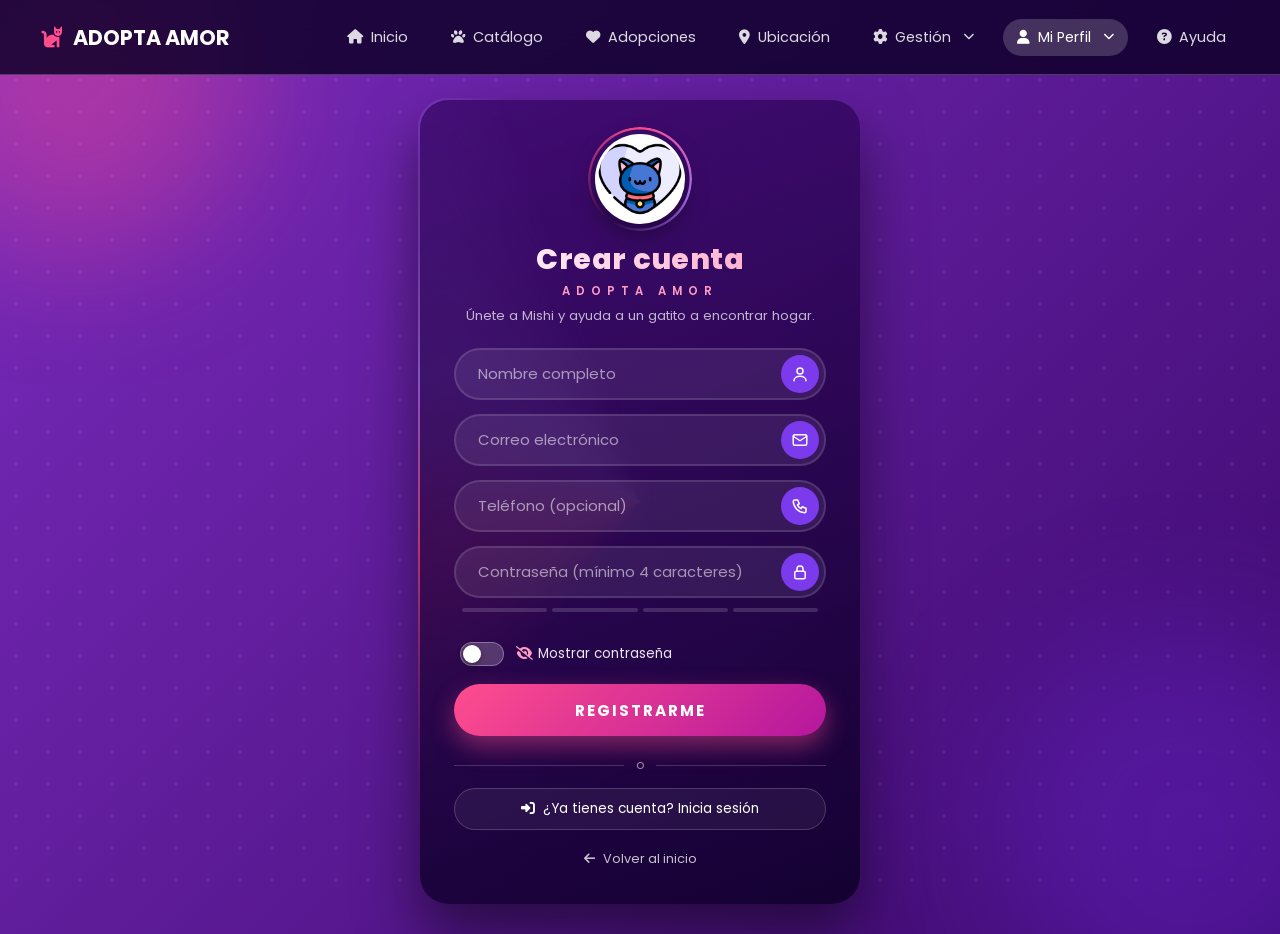
<file: source/repos/Mishi-App para web/Mishi-App para web/wwwroot/Registro.html>
﻿<!DOCTYPE html>
<html lang="es">
<head>
    <meta charset="UTF-8">
    <meta name="viewport" content="width=device-width, initial-scale=1">
    <title>Crear cuenta - Mishi</title>
    <link rel="stylesheet" href="https://cdnjs.cloudflare.com/ajax/libs/font-awesome/6.4.0/css/all.min.css">
    <link href="https://fonts.googleapis.com/css2?family=Poppins:wght@400;500;600;700;800&display=swap" rel="stylesheet">
    <style>
        :root {
            --pink: #ff4d8d;
            --accent-pink: #ff4d8d;
            --soft-pink: #ff9ec4;
            --purple: #7c3aed;
            --card-border: rgba(255,255,255,.22);
            --ok: #4ade80;
            --err: #ff6b6b;
        }

        * {
            margin: 0;
            padding: 0;
            box-sizing: border-box;
            font-family: 'Poppins', sans-serif;
        }
        body {
            min-height: 100vh;
            display: grid;
            place-items: center;
            padding: 100px 16px 30px;
            background: linear-gradient(135deg, #7b2cbf, #3c096c, #10002b, #5b1a9c);
            background-size: 300% 300%;
            animation: fondo 16s ease infinite;
            color: #fff;
            position: relative;
            overflow-x: hidden;
        }

        @keyframes fondo {
            0%,100% {
                background-position: 0% 50%;
            }

            50% {
                background-position: 100% 50%;
            }
        }

        body::before {
            content: '';
            position: fixed;
            inset: 0;
            pointer-events: none;
            background-image: radial-gradient(rgba(255,255,255,.08) 2px, transparent 2px);
            background-size: 32px 32px;
        }

        .orb {
            position: fixed;
            border-radius: 50%;
            filter: blur(70px);
            opacity: .38;
            pointer-events: none;
            animation: flotar 9s ease-in-out infinite;
        }

            .orb.a {
                width: 340px;
                height: 340px;
                background: var(--pink);
                top: -90px;
                left: -90px;
            }

            .orb.b {
                width: 400px;
                height: 400px;
                background: #6d28d9;
                bottom: -130px;
                right: -110px;
                animation-delay: -4s;
            }

        @keyframes flotar {
            50% {
                transform: translate(30px, 25px);
            }
        }

        .huellas {
            position: fixed;
            inset: 0;
            pointer-events: none;
            overflow: hidden;
            z-index: 0;
        }

            .huellas i {
                position: absolute;
                bottom: -60px;
                color: rgba(255,255,255,.12);
                font-size: 28px;
                animation: subir linear infinite;
            }

                .huellas i:nth-child(1) {
                    left: 8%;
                    font-size: 26px;
                    animation-duration: 18s;
                }

                .huellas i:nth-child(2) {
                    left: 22%;
                    font-size: 40px;
                    animation-duration: 24s;
                    animation-delay: -6s;
                }

                .huellas i:nth-child(3) {
                    left: 40%;
                    font-size: 22px;
                    animation-duration: 20s;
                    animation-delay: -12s;
                }

                .huellas i:nth-child(4) {
                    left: 60%;
                    font-size: 36px;
                    animation-duration: 26s;
                    animation-delay: -3s;
                }

                .huellas i:nth-child(5) {
                    left: 78%;
                    font-size: 28px;
                    animation-duration: 19s;
                    animation-delay: -9s;
                }

                .huellas i:nth-child(6) {
                    left: 92%;
                    font-size: 34px;
                    animation-duration: 23s;
                    animation-delay: -15s;
                }

        @keyframes subir {
            from {
                transform: translateY(0) rotate(0);
            }

            to {
                transform: translateY(-115vh) rotate(40deg);
            }
        }
        .navbar {
            position: fixed;
            top: 0;
            left: 0;
            width: 100%;
            height: 75px;
            background: rgba(16, 0, 43, 0.85);
            backdrop-filter: blur(15px);
            border-bottom: 1px solid var(--card-border);
            display: flex;
            align-items: center;
            justify-content: space-between;
            padding: 0 40px;
            z-index: 1000;
        }

        .brand-logo {
            color: #fff;
            text-decoration: none;
            font-weight: 700;
            font-size: 1.3rem;
            display: flex;
            align-items: center;
            gap: 10px;
        }

            .brand-logo i {
                color: var(--accent-pink);
                transition: transform .4s;
            }

            .brand-logo:hover i {
                transform: rotate(-15deg) scale(1.2);
            }

        .nav-menu {
            display: flex;
            list-style: none !important;
            gap: 15px;
            margin: 0;
            padding: 0;
        }

        .nav-item a {
            color: rgba(255,255,255,0.85);
            text-decoration: none;
            font-size: 0.9rem;
            padding: 8px 14px;
            border-radius: 20px;
            transition: 0.3s;
            display: flex;
            align-items: center;
            gap: 8px;
        }

            .nav-item a:hover, .nav-item a.active {
                color: #fff;
                background: rgba(255,255,255,0.18);
            }

        .nav-toggle {
            display: none;
            background: none;
            border: 1px solid var(--card-border);
            color: #fff;
            width: 42px;
            height: 42px;
            border-radius: 12px;
            font-size: 1.1rem;
            cursor: pointer;
        }

        .dropdown {
            position: relative;
            display: inline-block;
        }

        .dropdown-content {
            display: none !important;
            position: absolute;
            background: rgba(16, 0, 43, 0.95);
            backdrop-filter: blur(15px);
            min-width: 180px;
            box-shadow: 0 10px 25px rgba(0,0,0,0.4);
            border: 1px solid var(--card-border);
            border-radius: 16px;
            z-index: 1000;
            list-style: none !important;
            padding: 8px 0 !important;
            margin: 0 !important;
            top: 100%;
            left: 0;
        }

            .dropdown-content li {
                list-style: none !important;
            }

                .dropdown-content li a {
                    color: rgba(255,255,255,0.85);
                    padding: 10px 16px;
                    text-decoration: none;
                    display: flex;
                    align-items: center;
                    gap: 10px;
                    font-size: 0.85rem;
                    transition: 0.3s;
                    border-radius: 10px;
                    margin: 0 6px;
                }

                    .dropdown-content li a:hover, .dropdown-content li a.active {
                        background: rgba(255,255,255,0.18);
                        color: #fff;
                    }

        .dropdown:hover > .dropdown-content {
            display: block !important;
            animation: drop .25s ease;
        }

        @keyframes drop {
            from {
                opacity: 0;
                transform: translateY(-6px);
            }

            to {
                opacity: 1;
                transform: none;
            }
        }
        .tarjeta-wrap {
            position: relative;
            z-index: 1;
            width: 100%;
            max-width: 440px;
            animation: entrar .8s cubic-bezier(.2,.8,.2,1) both;
        }

        @keyframes entrar {
            from {
                opacity: 0;
                transform: translateY(32px) scale(.96);
            }

            to {
                opacity: 1;
                transform: none;
            }
        }

        .tarjeta-wrap::before {
            content: '';
            position: absolute;
            inset: -2px;
            border-radius: 30px;
            z-index: -1;
            background: conic-gradient(from var(--ang, 0deg), transparent 0 60%, var(--pink), #b57bff, transparent 95%);
            animation: borde 5s linear infinite;
            opacity: .9;
        }

        @property --ang {
            syntax: '<angle>';
            inherits: false;
            initial-value: 0deg;
        }

        @keyframes borde {
            to {
                --ang: 360deg;
            }
        }

        .tarjeta {
            padding: 34px 34px 26px;
            text-align: center;
            border-radius: 28px;
            background: linear-gradient(160deg, rgba(60,9,108,.88), rgba(16,0,43,.92));
            backdrop-filter: blur(18px);
            box-shadow: 0 30px 60px rgba(0,0,0,.5);
        }

        .logo-circulo {
            position: relative;
            width: 90px;
            height: 90px;
            margin: 0 auto 14px;
            border-radius: 50%;
            background: #fff;
            padding: 3px;
            box-shadow: 0 10px 24px rgba(0,0,0,.4);
            animation: respirar 4s ease-in-out infinite;
        }

        @keyframes respirar {
            50% {
                transform: scale(1.05);
            }
        }

        .logo-circulo::before {
            content: '';
            position: absolute;
            inset: -7px;
            border-radius: 50%;
            z-index: -1;
            background: conic-gradient(var(--pink), #b57bff, transparent 60%, var(--pink));
            animation: girar 6s linear infinite;
            -webkit-mask: radial-gradient(farthest-side, transparent calc(100% - 3px), #000 calc(100% - 2px));
            mask: radial-gradient(farthest-side, transparent calc(100% - 3px), #000 calc(100% - 2px));
        }

        @keyframes girar {
            to {
                transform: rotate(360deg);
            }
        }

        .logo-circulo img {
            width: 100%;
            height: 100%;
            object-fit: cover;
            border-radius: 50%;
        }

        h1 {
            font-size: 1.8rem;
            font-weight: 800;
            letter-spacing: .5px;
            background: linear-gradient(90deg, #fff, var(--soft-pink), #fff);
            background-size: 200% auto;
            -webkit-background-clip: text;
            background-clip: text;
            -webkit-text-fill-color: transparent;
            animation: brillo 4s linear infinite;
        }

        @keyframes brillo {
            to {
                background-position: 200% center;
            }
        }

        .lema {
            font-size: .72rem;
            font-weight: 600;
            letter-spacing: 6px;
            color: var(--soft-pink);
            margin: 2px 0 6px;
        }

        .sub {
            font-size: .82rem;
            color: rgba(255,255,255,.7);
            margin-bottom: 22px;
        }

        /* ===== CAMPOS ===== */
        .campo {
            position: relative;
            margin-bottom: 14px;
            text-align: left;
        }

            .campo input {
                width: 100%;
                height: 52px;
                padding: 0 62px 0 22px;
                border-radius: 30px;
                border: 2px solid rgba(255,255,255,.12);
                background: rgba(255,255,255,.08);
                color: #fff;
                font-size: .93rem;
                outline: none;
                transition: .3s;
            }

                .campo input::placeholder {
                    color: rgba(255,255,255,.55);
                }

                .campo input:hover {
                    background: rgba(255,255,255,.12);
                }

                .campo input:focus {
                    border-color: var(--pink);
                    background: rgba(255,255,255,.14);
                    box-shadow: 0 0 0 4px rgba(255,77,141,.25), 0 8px 20px rgba(0,0,0,.25);
                }

                .campo input:-webkit-autofill {
                    -webkit-text-fill-color: #fff;
                    transition: background-color 9999s;
                }

            .campo.invalido input {
                border-color: var(--err);
                animation: temblar .4s;
            }

        @keyframes temblar {
            25% {
                transform: translateX(-6px);
            }

            75% {
                transform: translateX(6px);
            }
        }

        .ico {
            position: absolute;
            right: 7px;
            top: 7px;
            width: 38px;
            height: 38px;
            border-radius: 50%;
            display: grid;
            place-items: center;
            background: var(--purple);
            transition: .3s;
            pointer-events: none;
        }

        .campo:focus-within .ico {
            background: linear-gradient(135deg, var(--pink), #b5179e);
            transform: rotate(-10deg) scale(1.1);
            box-shadow: 0 4px 12px rgba(255,77,141,.5);
        }

        .ico svg {
            width: 18px;
            height: 18px;
            fill: none;
            stroke: #fff;
            stroke-width: 2;
            stroke-linecap: round;
            stroke-linejoin: round;
        }

        .error-campo {
            display: none;
            font-size: .75rem;
            color: #ffb3b3;
            margin: 5px 0 0 20px;
        }

        .campo.invalido .error-campo {
            display: block;
        }
        .fuerza {
            display: flex;
            gap: 5px;
            margin: -4px 8px 6px;
        }

            .fuerza i {
                flex: 1;
                height: 4px;
                border-radius: 4px;
                background: rgba(255,255,255,.15);
                transition: .3s;
            }

            .fuerza.n1 i:nth-child(1) {
                background: var(--err);
            }

            .fuerza.n2 i:nth-child(-n+2) {
                background: #fbbf24;
            }

            .fuerza.n3 i:nth-child(-n+3) {
                background: #a3e635;
            }

            .fuerza.n4 i {
                background: var(--ok);
            }

        .fuerza-txt {
            font-size: .72rem;
            color: rgba(255,255,255,.65);
            margin: 0 0 8px 10px;
            min-height: 16px;
            text-align: left;
        }
        .opciones {
            display: flex;
            margin: 2px 0 18px 6px;
        }

        .check {
            display: inline-flex;
            align-items: center;
            gap: 12px;
            cursor: pointer;
            font-size: .84rem;
            color: rgba(255,255,255,.9);
            user-select: none;
        }

            .check input {
                position: absolute;
                opacity: 0;
                width: 0;
                height: 0;
            }

        .switch {
            position: relative;
            width: 44px;
            height: 24px;
            border-radius: 20px;
            background: rgba(255,255,255,.2);
            border: 1px solid rgba(255,255,255,.3);
            transition: .3s;
        }

            .switch::after {
                content: '';
                position: absolute;
                top: 2px;
                left: 2px;
                width: 18px;
                height: 18px;
                border-radius: 50%;
                background: #fff;
                box-shadow: 0 2px 6px rgba(0,0,0,.35);
                transition: .35s cubic-bezier(.3,1.6,.5,1);
            }

        .check input:checked + .switch {
            background: linear-gradient(135deg, var(--pink), #b5179e);
            border-color: var(--pink);
        }

            .check input:checked + .switch::after {
                transform: translateX(20px);
            }

        .check input:focus-visible + .switch {
            outline: 2px solid #fff;
            outline-offset: 3px;
        }

        .check .txt i {
            margin-right: 6px;
            color: var(--soft-pink);
            width: 16px;
            text-align: center;
        }
        .btn {
            position: relative;
            overflow: hidden;
            width: 100%;
            height: 52px;
            border: 0;
            border-radius: 30px;
            cursor: pointer;
            font-weight: 700;
            font-size: .95rem;
            letter-spacing: 2px;
            text-transform: uppercase;
            color: #fff;
            background: linear-gradient(135deg, var(--pink), #b5179e);
            box-shadow: 0 10px 24px rgba(255,77,141,.45);
            transition: .3s;
            display: flex;
            align-items: center;
            justify-content: center;
            gap: 10px;
        }

            .btn::after {
                content: '';
                position: absolute;
                top: 0;
                left: -80%;
                width: 50%;
                height: 100%;
                background: linear-gradient(120deg, transparent, rgba(255,255,255,.35), transparent);
                transform: skewX(-20deg);
            }

            .btn:hover:not(:disabled)::after {
                animation: barrido .8s ease;
            }

        @keyframes barrido {
            to {
                left: 140%;
            }
        }

        .btn:hover:not(:disabled) {
            transform: translateY(-3px);
            box-shadow: 0 14px 30px rgba(255,77,141,.6);
        }

        .btn:active:not(:disabled) {
            transform: translateY(0);
        }

        .btn:disabled {
            opacity: .8;
            cursor: not-allowed;
        }

        .spinner {
            display: none;
            width: 18px;
            height: 18px;
            border: 3px solid rgba(255,255,255,.4);
            border-top-color: #fff;
            border-radius: 50%;
            animation: girar .7s linear infinite;
        }

        .btn.cargando .spinner {
            display: block;
        }

        .separador {
            display: flex;
            align-items: center;
            gap: 12px;
            margin: 20px 0 14px;
            font-size: .75rem;
            color: rgba(255,255,255,.55);
        }

            .separador::before, .separador::after {
                content: '';
                flex: 1;
                height: 1px;
                background: rgba(255,255,255,.18);
            }

        .enlaces {
            display: grid;
            gap: 10px;
        }

        .enlace {
            color: #fff;
            font-size: .85rem;
            text-decoration: none;
            padding: 10px;
            border-radius: 24px;
            border: 1px solid rgba(255,255,255,.18);
            background: rgba(255,255,255,.06);
            transition: .3s;
            display: flex;
            align-items: center;
            justify-content: center;
            gap: 8px;
        }

            .enlace:hover {
                background: rgba(255,255,255,.16);
                border-color: var(--soft-pink);
                transform: translateY(-2px);
            }

            .enlace.volver {
                border: 0;
                background: none;
                font-size: .8rem;
                opacity: .75;
            }

                .enlace.volver:hover {
                    opacity: 1;
                    background: none;
                    color: var(--soft-pink);
                }

        a:focus-visible, button:focus-visible {
            outline: 2px solid #fff;
            outline-offset: 3px;
        }
        .overlay {
            position: fixed;
            inset: 0;
            z-index: 2000;
            display: none;
            place-items: center;
            padding: 20px;
            background: rgba(10,0,30,.7);
            backdrop-filter: blur(7px);
        }

            .overlay.abierto {
                display: grid;
                animation: fundido .25s ease;
            }

        @keyframes fundido {
            from {
                opacity: 0;
            }

            to {
                opacity: 1;
            }
        }

        .modal {
            position: relative;
            width: 100%;
            max-width: 360px;
            padding: 36px 28px 26px;
            text-align: center;
            border-radius: 28px;
            background: linear-gradient(160deg, #4a1a85, #1d0540);
            border: 1px solid var(--card-border);
            box-shadow: 0 30px 70px rgba(0,0,0,.65);
            animation: saltar .5s cubic-bezier(.3,1.5,.5,1);
            overflow: hidden;
        }

            .modal::before {
                content: '';
                position: absolute;
                top: 0;
                left: 0;
                right: 0;
                height: 5px;
            }

            .modal.ok::before {
                background: linear-gradient(90deg, var(--ok), #22d3ee);
            }

            .modal.error::before {
                background: linear-gradient(90deg, var(--err), var(--pink));
            }

        @keyframes saltar {
            from {
                opacity: 0;
                transform: scale(.7) translateY(24px);
            }

            to {
                opacity: 1;
                transform: none;
            }
        }

        .modal-icono {
            position: relative;
            width: 80px;
            height: 80px;
            margin: 0 auto 18px;
            border-radius: 50%;
            display: grid;
            place-items: center;
        }

            .modal-icono::after {
                content: '';
                position: absolute;
                inset: 0;
                border-radius: 50%;
                border: 2px solid currentColor;
                animation: onda 1.6s ease-out infinite;
            }

        @keyframes onda {
            from {
                transform: scale(1);
                opacity: .7;
            }

            to {
                transform: scale(1.7);
                opacity: 0;
            }
        }

        .modal-icono svg {
            width: 40px;
            height: 40px;
            fill: none;
            stroke: currentColor;
            stroke-width: 3;
            stroke-linecap: round;
            stroke-linejoin: round;
            stroke-dasharray: 60;
            stroke-dashoffset: 60;
            animation: trazo .6s .25s ease forwards;
        }

        @keyframes trazo {
            to {
                stroke-dashoffset: 0;
            }
        }

        .modal.ok .modal-icono {
            color: var(--ok);
            background: rgba(74,222,128,.18);
            border: 2px solid var(--ok);
        }

        .modal.error .modal-icono {
            color: var(--err);
            background: rgba(255,107,107,.18);
            border: 2px solid var(--err);
        }

        .modal h2 {
            font-size: 1.35rem;
            margin-bottom: 8px;
        }

        .modal p {
            font-size: .88rem;
            line-height: 1.55;
            color: rgba(255,255,255,.82);
        }

        .barra {
            height: 5px;
            margin-top: 20px;
            border-radius: 5px;
            background: rgba(255,255,255,.15);
            overflow: hidden;
        }

            .barra i {
                display: block;
                height: 100%;
                width: 0;
                animation: llenar 2.2s linear forwards;
            }

        .modal.ok .barra i {
            background: linear-gradient(90deg, var(--ok), #22d3ee);
        }

        .modal.error .barra i {
            background: linear-gradient(90deg, var(--err), var(--pink));
        }

        @keyframes llenar {
            to {
                width: 100%;
            }
        }

        .modal-botones {
            display: flex;
            gap: 10px;
            margin-top: 22px;
        }

            .modal-botones button {
                flex: 1;
                height: 44px;
                border-radius: 26px;
                border: 1px solid var(--card-border);
                cursor: pointer;
                background: rgba(255,255,255,.1);
                color: #fff;
                font-weight: 600;
                font-size: .82rem;
                transition: .25s;
            }

                .modal-botones button.principal {
                    background: var(--pink);
                    border-color: var(--pink);
                }

                .modal-botones button:hover {
                    transform: translateY(-2px);
                    filter: brightness(1.15);
                }

        @media (max-width: 860px) {
            .navbar {
                padding: 0 16px;
            }

            .nav-toggle {
                display: block;
            }

            .nav-menu {
                display: none;
                position: absolute;
                top: 75px;
                left: 0;
                right: 0;
                flex-direction: column;
                gap: 4px;
                padding: 12px 16px 16px;
                background: rgba(16,0,43,.97);
                border-bottom: 1px solid var(--card-border);
                max-height: calc(100vh - 75px);
                overflow-y: auto;
            }

                .nav-menu.abierto {
                    display: flex;
                }

            .dropdown {
                display: block;
            }

            .dropdown-content {
                display: block !important;
                position: static;
                box-shadow: none;
                border: 0;
                background: transparent;
                padding: 0 0 0 14px !important;
            }
        }

        @media (max-width: 440px) {
            .tarjeta {
                padding: 28px 20px 22px;
            }

            .modal-botones {
                flex-direction: column;
            }
        }

        @media (prefers-reduced-motion: reduce) {
            *, *::before, *::after {
                animation: none !important;
                transition: none !important;
            }
        }
    </style>
</head>
<body>
    <div class="orb a"></div>
    <div class="orb b"></div>
    <div class="huellas">
        <i class="fa-solid fa-paw"></i><i class="fa-solid fa-paw"></i><i class="fa-solid fa-paw"></i>
        <i class="fa-solid fa-paw"></i><i class="fa-solid fa-paw"></i><i class="fa-solid fa-paw"></i>
    </div>
    <nav class="navbar">
        <a href="index.html" class="brand-logo"><i class="fa-solid fa-cat"></i> ADOPTA AMOR</a>
        <button class="nav-toggle" id="navToggle" type="button" aria-label="Abrir menú"><i class="fa-solid fa-bars"></i></button>
        <ul class="nav-menu" id="navMenu">
            <li class="nav-item"><a href="index.html"><i class="fa-solid fa-house"></i> Inicio</a></li>
            <li class="nav-item"><a href="gatos.html"><i class="fa-solid fa-paw"></i> Catálogo</a></li>
            <li class="nav-item"><a href="adopcion.html"><i class="fa-solid fa-heart"></i> Adopciones</a></li>
            <li class="nav-item"><a href="ubicacion.html"><i class="fa-solid fa-location-dot"></i> Ubicación</a></li>
            <li class="nav-item dropdown">
                <a href="#" class="dropbtn"><i class="fa-solid fa-gear"></i> Gestión <i class="fa-solid fa-chevron-down" style="font-size: 0.7rem; margin-left: 4px;"></i></a>
                <ul class="dropdown-content">
                    <li><a href="gestion-gatos.html"><i class="fa-solid fa-cat"></i> Gestión Gatos</a></li>
                    <li><a href="gestion-usuarios.html"><i class="fa-solid fa-users"></i> Gestión Usuarios</a></li>
                    <li><a href="gestion-solicitudes.html"><i class="fa-solid fa-file-lines"></i> Gestión Solicitudes</a></li>
                </ul>
            </li>
            <li class="nav-item dropdown">
                <a href="#" class="dropbtn active"><i class="fa-solid fa-user"></i> Mi Perfil <i class="fa-solid fa-chevron-down" style="font-size: 0.7rem; margin-left: 4px;"></i></a>
                <ul class="dropdown-content">
                    <li><a href="perfil.html"><i class="fa-solid fa-id-card"></i> Perfil</a></li>
                    <li><a href="Login.html"><i class="fa-solid fa-right-to-bracket"></i> Login</a></li>
                    <li><a href="Registro.html" class="active"><i class="fa-solid fa-user-plus"></i> Registro</a></li>
                    <li><a href="Login.html"><i class="fa-solid fa-right-from-bracket"></i> Salir</a></li>
                </ul>
            </li>
            <li class="nav-item"><a href="acercade.html"><i class="fa-solid fa-circle-question"></i> Ayuda</a></li>
        </ul>
    </nav>

    <div class="tarjeta-wrap">
        <main class="tarjeta">
            <div class="logo-circulo">
                <img src="img/mascota.png" alt="Logo Mishi">
            </div>
            <h1>Crear cuenta</h1>
            <p class="lema">ADOPTA AMOR</p>
            <p class="sub">Únete a Mishi y ayuda a un gatito a encontrar hogar.</p>

            <form id="frmRegistro" novalidate>
                <div class="campo" id="campoNombre">
                    <input type="text" id="nombre" placeholder="Nombre completo" autocomplete="name">
                    <span class="ico"><svg viewBox="0 0 24 24"><circle cx="12" cy="8" r="4" /><path d="M4 21c0-4 4-6 8-6s8 2 8 6" /></svg></span>
                    <p class="error-campo">Escribe tu nombre.</p>
                </div>

                <div class="campo" id="campoCorreo">
                    <input type="email" id="correo" placeholder="Correo electrónico" autocomplete="email">
                    <span class="ico"><svg viewBox="0 0 24 24"><rect x="3" y="5" width="18" height="14" rx="2" /><path d="m3 7 9 6 9-6" /></svg></span>
                    <p class="error-campo">Escribe un correo válido.</p>
                </div>

                <div class="campo" id="campoTelefono">
                    <input type="tel" id="telefono" placeholder="Teléfono (opcional)" autocomplete="tel">
                    <span class="ico"><svg viewBox="0 0 24 24"><path d="M5 4h4l2 5-2.5 1.5a11 11 0 0 0 5 5L15 13l5 2v4a2 2 0 0 1-2 2A16 16 0 0 1 3 6a2 2 0 0 1 2-2z" /></svg></span>
                </div>

                <div class="campo" id="campoClave">
                    <input type="password" id="clave" placeholder="Contraseña (mínimo 4 caracteres)" autocomplete="new-password">
                    <span class="ico"><svg viewBox="0 0 24 24"><rect x="5" y="11" width="14" height="10" rx="2" /><path d="M8 11V8a4 4 0 0 1 8 0v3" /></svg></span>
                    <p class="error-campo">La contraseña debe tener al menos 4 caracteres.</p>
                </div>
                <div class="fuerza" id="fuerza"><i></i><i></i><i></i><i></i></div>
                <p class="fuerza-txt" id="fuerzaTxt"></p>

                <div class="opciones">
                    <label class="check">
                        <input type="checkbox" id="verClave">
                        <span class="switch"></span>
                        <span class="txt"><i class="fa-solid fa-eye-slash" id="iconoOjo"></i><span id="txtOjo">Mostrar contraseña</span></span>
                    </label>
                </div>

                <button type="submit" class="btn" id="btn"><span class="spinner"></span><span id="btnTexto">Registrarme</span></button>
            </form>

            <div class="separador">o</div>

            <div class="enlaces">
                <a class="enlace" href="Login.html"><i class="fa-solid fa-right-to-bracket"></i> ¿Ya tienes cuenta? Inicia sesión</a>
                <a class="enlace volver" href="index.html"><i class="fa-solid fa-arrow-left"></i> Volver al inicio</a>
            </div>
        </main>
    </div>
    <div class="overlay" id="overlay" role="dialog" aria-modal="true" aria-labelledby="modalTitulo">
        <div class="modal" id="modal">
            <div class="modal-icono" id="modalIcono"></div>
            <h2 id="modalTitulo"></h2>
            <p id="modalTexto"></p>
            <div class="barra"><i></i></div>
            <div class="modal-botones" id="modalBotones"></div>
        </div>
    </div>

    <script>
                // @ts-nocheck
                window.addEventListener('load', function () {
                    var form = document.getElementById('frmRegistro');
                    var inNombre = document.getElementById('nombre');
                    var inCorreo = document.getElementById('correo');
                    var inTelefono = document.getElementById('telefono');
                    var inClave = document.getElementById('clave');
                    var verClave = document.getElementById('verClave');
                    var btn = document.getElementById('btn');
                    var btnTexto = document.getElementById('btnTexto');
                    var overlay = document.getElementById('overlay');
                    var modal = document.getElementById('modal');
                    var timer = null;

                    var ICONO_OK = '<svg viewBox="0 0 24 24"><path d="M5 12l5 5L20 7"/></svg>';
                    var ICONO_ERR = '<svg viewBox="0 0 24 24"><path d="M6 6l12 12M18 6L6 18"/></svg>';

                    document.getElementById('navToggle').addEventListener('click', function () {
                        document.getElementById('navMenu').classList.toggle('abierto');
                    });
                    verClave.addEventListener('change', function () {
                        var ver = verClave.checked;
                        inClave.type = ver ? 'text' : 'password';
                        document.getElementById('iconoOjo').className = ver ? 'fa-solid fa-eye' : 'fa-solid fa-eye-slash';
                        document.getElementById('txtOjo').textContent = ver ? 'Ocultar contraseña' : 'Mostrar contraseña';
                    });
                    inClave.addEventListener('input', function () {
                        var v = inClave.value, n = 0;
                        if (v.length >= 4) n = 1;
                        if (v.length >= 6 && /[A-Za-z]/.test(v) && /\d/.test(v)) n = 2;
                        if (v.length >= 8 && /[A-Z]/.test(v) && /[a-z]/.test(v) && /\d/.test(v)) n = 3;
                        if (v.length >= 10 && /[^A-Za-z0-9]/.test(v) && n === 3) n = 4;
                        document.getElementById('fuerza').className = 'fuerza' + (n ? ' n' + n : '');
                        document.getElementById('fuerzaTxt').textContent =
                            !v ? '' : ['Muy corta', 'Débil', 'Aceptable', 'Buena', 'Excelente'][n];
                        marcar('campoClave', false);
                    });
                    function ir(url) { window.location.href = url; }

                    function setCargando(si) {
                        btn.disabled = si;
                        btn.classList.toggle('cargando', si);
                        btnTexto.textContent = si ? 'Creando cuenta...' : 'Registrarme';
                    }

                    function cerrarModal() {
                        overlay.classList.remove('abierto');
                        clearTimeout(timer);
                        setCargando(false);
                    }

                    function abrirModal(tipo, titulo, texto, botones, conBarra) {
                        modal.className = 'modal ' + tipo;
                        document.getElementById('modalIcono').innerHTML = tipo === 'ok' ? ICONO_OK : ICONO_ERR;
                        document.getElementById('modalTitulo').textContent = titulo;
                        document.getElementById('modalTexto').textContent = texto;
                        modal.querySelector('.barra').style.display = conBarra ? 'block' : 'none';

                        var barra = modal.querySelector('.barra i');
                        barra.style.animation = 'none'; void barra.offsetWidth; barra.style.animation = '';

                        var cont = document.getElementById('modalBotones');
                        cont.innerHTML = '';
                        botones.forEach(function (b) {
                            var el = document.createElement('button');
                            el.type = 'button';
                            el.textContent = b.texto;
                            if (b.principal) el.className = 'principal';
                            el.addEventListener('click', b.accion);
                            cont.appendChild(el);
                        });

                        overlay.classList.add('abierto');
                        var primero = cont.querySelector('button.principal') || cont.querySelector('button');
                        if (primero) primero.focus();
                    }
                    function marcar(idCampo, invalido) {
                        var c = document.getElementById(idCampo);
                        c.classList.remove('invalido');
                        if (invalido) { void c.offsetWidth; c.classList.add('invalido'); }
                    }
                    inNombre.addEventListener('input', function () { marcar('campoNombre', false); });
                    inCorreo.addEventListener('input', function () { marcar('campoCorreo', false); });

                    form.addEventListener('submit', function (e) {
                        e.preventDefault();

                        var d = {
                            nombre: inNombre.value.trim(),
                            correo: inCorreo.value.trim(),
                            telefono: inTelefono.value.trim(),
                            clave: inClave.value
                        };

                        var nombreMal = !d.nombre;
                        var correoMal = !d.correo || d.correo.indexOf('@') < 1;
                        var claveMal = d.clave.length < 4;
                        marcar('campoNombre', nombreMal);
                        marcar('campoCorreo', correoMal);
                        marcar('campoClave', claveMal);
                        if (nombreMal || correoMal || claveMal) return;

                        setCargando(true);

                        fetch('/api/usuarios', {
                            method: 'POST',
                            headers: { 'Content-Type': 'application/json' },
                            body: JSON.stringify(d)
                        })
                        .then(function (resp) {
                            return resp.json().catch(function () { return {}; }).then(function (c) {
                                if (resp.ok) {
                                    abrirModal('ok', '¡Cuenta creada!',
                                        'Tu cuenta se registró correctamente. Te llevamos a iniciar sesión...',
                                        [{ texto: 'Iniciar sesión', principal: true, accion: function () { ir('Login.html'); } }], true);
                                    timer = setTimeout(function () { ir('Login.html'); }, 2200);
                                } else {
                                    abrirModal('error', 'No se pudo crear la cuenta',
                                        c.mensaje || 'Revisa tus datos e inténtalo de nuevo.',
                                        [{ texto: 'Cerrar', principal: true, accion: cerrarModal }], false);
                                }
                            });
                        })
                        .catch(function () {
                            abrirModal('error', 'Sin conexión',
                                'No se pudo conectar con el servidor. Verifica que la API esté en ejecución e inténtalo de nuevo.',
                                [{ texto: 'Cerrar', principal: true, accion: cerrarModal }], false);
                        });
                    });
                });
    </script>
</body>
</html>
</file>
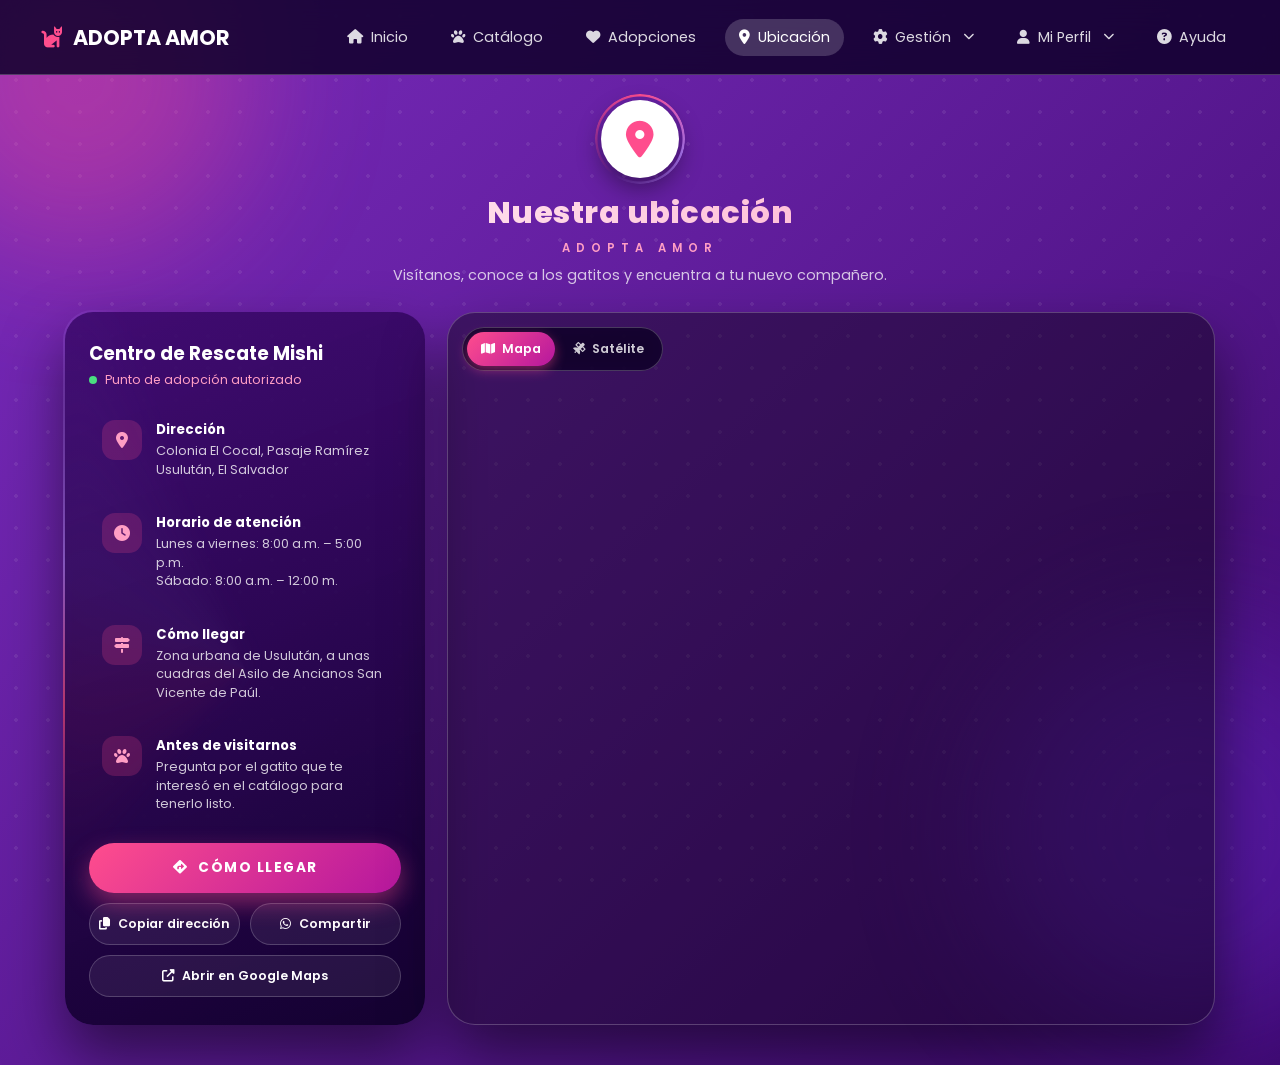
<file: source/repos/Mishi-App para web/Mishi-App para web/wwwroot/ubicacion.html>
﻿<!DOCTYPE html>
<html lang="es">
<head>
    <meta charset="UTF-8">
    <meta name="viewport" content="width=device-width, initial-scale=1">
    <title>Ubicación - Adopta Amor</title>
    <link rel="stylesheet" href="https://cdnjs.cloudflare.com/ajax/libs/font-awesome/6.4.0/css/all.min.css">
    <link href="https://fonts.googleapis.com/css2?family=Poppins:wght@400;500;600;700;800&display=swap" rel="stylesheet">
    <style>
        :root {
            --pink: #ff4d8d;
            --accent-pink: #ff4d8d;
            --soft-pink: #ff9ec4;
            --purple: #7c3aed;
            --card-border: rgba(255,255,255,.22);
            --ok: #4ade80;
        }

        * {
            margin: 0;
            padding: 0;
            box-sizing: border-box;
            font-family: 'Poppins', sans-serif;
        }
        body {
            min-height: 100vh;
            padding: 100px 16px 40px;
            background: linear-gradient(135deg, #7b2cbf, #3c096c, #10002b, #5b1a9c);
            background-size: 300% 300%;
            animation: fondo 16s ease infinite;
            color: #fff;
            position: relative;
            overflow-x: hidden;
        }

        @keyframes fondo {
            0%,100% {
                background-position: 0% 50%;
            }

            50% {
                background-position: 100% 50%;
            }
        }

        body::before {
            content: '';
            position: fixed;
            inset: 0;
            pointer-events: none;
            background-image: radial-gradient(rgba(255,255,255,.08) 2px, transparent 2px);
            background-size: 32px 32px;
        }

        .orb {
            position: fixed;
            border-radius: 50%;
            filter: blur(70px);
            opacity: .38;
            pointer-events: none;
            animation: flotar 9s ease-in-out infinite;
        }

            .orb.a {
                width: 340px;
                height: 340px;
                background: var(--pink);
                top: -90px;
                left: -90px;
            }

            .orb.b {
                width: 400px;
                height: 400px;
                background: #6d28d9;
                bottom: -130px;
                right: -110px;
                animation-delay: -4s;
            }

        @keyframes flotar {
            50% {
                transform: translate(30px, 25px);
            }
        }

        .huellas {
            position: fixed;
            inset: 0;
            pointer-events: none;
            overflow: hidden;
            z-index: 0;
        }

            .huellas i {
                position: absolute;
                bottom: -60px;
                color: rgba(255,255,255,.12);
                font-size: 28px;
                animation: subir linear infinite;
            }

                .huellas i:nth-child(1) {
                    left: 8%;
                    font-size: 26px;
                    animation-duration: 18s;
                }

                .huellas i:nth-child(2) {
                    left: 22%;
                    font-size: 40px;
                    animation-duration: 24s;
                    animation-delay: -6s;
                }

                .huellas i:nth-child(3) {
                    left: 40%;
                    font-size: 22px;
                    animation-duration: 20s;
                    animation-delay: -12s;
                }

                .huellas i:nth-child(4) {
                    left: 60%;
                    font-size: 36px;
                    animation-duration: 26s;
                    animation-delay: -3s;
                }

                .huellas i:nth-child(5) {
                    left: 78%;
                    font-size: 28px;
                    animation-duration: 19s;
                    animation-delay: -9s;
                }

                .huellas i:nth-child(6) {
                    left: 92%;
                    font-size: 34px;
                    animation-duration: 23s;
                    animation-delay: -15s;
                }

        @keyframes subir {
            from {
                transform: translateY(0) rotate(0);
            }

            to {
                transform: translateY(-115vh) rotate(40deg);
            }
        }
        .navbar {
            position: fixed;
            top: 0;
            left: 0;
            width: 100%;
            height: 75px;
            background: rgba(16, 0, 43, 0.85);
            backdrop-filter: blur(15px);
            border-bottom: 1px solid var(--card-border);
            display: flex;
            align-items: center;
            justify-content: space-between;
            padding: 0 40px;
            z-index: 1000;
        }

        .brand-logo {
            color: #fff;
            text-decoration: none;
            font-weight: 700;
            font-size: 1.3rem;
            display: flex;
            align-items: center;
            gap: 10px;
        }

            .brand-logo i {
                color: var(--accent-pink);
                transition: transform .4s;
            }

            .brand-logo:hover i {
                transform: rotate(-15deg) scale(1.2);
            }

        .nav-menu {
            display: flex;
            list-style: none !important;
            gap: 15px;
            margin: 0;
            padding: 0;
        }

        .nav-item a {
            color: rgba(255,255,255,0.85);
            text-decoration: none;
            font-size: 0.9rem;
            padding: 8px 14px;
            border-radius: 20px;
            transition: 0.3s;
            display: flex;
            align-items: center;
            gap: 8px;
        }

            .nav-item a:hover, .nav-item a.active {
                color: #fff;
                background: rgba(255,255,255,0.18);
            }

        .nav-toggle {
            display: none;
            background: none;
            border: 1px solid var(--card-border);
            color: #fff;
            width: 42px;
            height: 42px;
            border-radius: 12px;
            font-size: 1.1rem;
            cursor: pointer;
        }

        .dropdown {
            position: relative;
            display: inline-block;
        }

        .dropdown-content {
            display: none !important;
            position: absolute;
            background: rgba(16, 0, 43, 0.95);
            backdrop-filter: blur(15px);
            min-width: 180px;
            box-shadow: 0 10px 25px rgba(0,0,0,0.4);
            border: 1px solid var(--card-border);
            border-radius: 16px;
            z-index: 1000;
            list-style: none !important;
            padding: 8px 0 !important;
            margin: 0 !important;
            top: 100%;
            left: 0;
        }

            .dropdown-content li {
                list-style: none !important;
            }

                .dropdown-content li a {
                    color: rgba(255,255,255,0.85);
                    padding: 10px 16px;
                    text-decoration: none;
                    display: flex;
                    align-items: center;
                    gap: 10px;
                    font-size: 0.85rem;
                    transition: 0.3s;
                    border-radius: 10px;
                    margin: 0 6px;
                }

                    .dropdown-content li a:hover {
                        background: rgba(255,255,255,0.18);
                        color: #fff;
                    }

        .dropdown:hover > .dropdown-content {
            display: block !important;
            animation: drop .25s ease;
        }

        @keyframes drop {
            from {
                opacity: 0;
                transform: translateY(-6px);
            }

            to {
                opacity: 1;
                transform: none;
            }
        }
        .contenedor {
            position: relative;
            z-index: 1;
            max-width: 1150px;
            margin: 0 auto;
            animation: entrar .8s cubic-bezier(.2,.8,.2,1) both;
        }

        @keyframes entrar {
            from {
                opacity: 0;
                transform: translateY(32px) scale(.98);
            }

            to {
                opacity: 1;
                transform: none;
            }
        }

        .encabezado {
            text-align: center;
            margin-bottom: 26px;
        }

            .encabezado .avatar {
                position: relative;
                width: 78px;
                height: 78px;
                margin: 0 auto 12px;
                border-radius: 50%;
                background: #fff;
                display: grid;
                place-items: center;
                box-shadow: 0 10px 24px rgba(0,0,0,.4);
            }

                .encabezado .avatar::before {
                    content: '';
                    position: absolute;
                    inset: -6px;
                    border-radius: 50%;
                    z-index: -1;
                    background: conic-gradient(var(--pink), #b57bff, transparent 60%, var(--pink));
                    animation: girar 6s linear infinite;
                    -webkit-mask: radial-gradient(farthest-side, transparent calc(100% - 3px), #000 calc(100% - 2px));
                    mask: radial-gradient(farthest-side, transparent calc(100% - 3px), #000 calc(100% - 2px));
                }

        @keyframes girar {
            to {
                transform: rotate(360deg);
            }
        }

        .encabezado .avatar i {
            font-size: 2.3rem;
            color: var(--pink);
            animation: rebote 2s ease-in-out infinite;
        }

        @keyframes rebote {
            50% {
                transform: translateY(-5px);
            }
        }

        h1 {
            font-size: 1.9rem;
            font-weight: 800;
            letter-spacing: .5px;
            background: linear-gradient(90deg, #fff, var(--soft-pink), #fff);
            background-size: 200% auto;
            -webkit-background-clip: text;
            background-clip: text;
            -webkit-text-fill-color: transparent;
            animation: brillo 4s linear infinite;
        }

        @keyframes brillo {
            to {
                background-position: 200% center;
            }
        }

        .lema {
            font-size: .72rem;
            font-weight: 600;
            letter-spacing: 6px;
            color: var(--soft-pink);
            margin: 4px 0 8px;
        }

        .sub {
            font-size: .9rem;
            color: rgba(255,255,255,.75);
        }

        .rejilla {
            display: grid;
            grid-template-columns: 360px 1fr;
            gap: 22px;
            align-items: stretch;
        }

        /* Tarjeta con borde de luz */
        .tarjeta-wrap {
            position: relative;
        }

            .tarjeta-wrap::before {
                content: '';
                position: absolute;
                inset: -2px;
                border-radius: 30px;
                z-index: -1;
                background: conic-gradient(from var(--ang, 0deg), transparent 0 60%, var(--pink), #b57bff, transparent 95%);
                animation: borde 5s linear infinite;
                opacity: .9;
            }

        @property --ang {
            syntax: '<angle>';
            inherits: false;
            initial-value: 0deg;
        }

        @keyframes borde {
            to {
                --ang: 360deg;
            }
        }

        .tarjeta {
            height: 100%;
            padding: 28px 24px;
            border-radius: 28px;
            background: linear-gradient(160deg, rgba(60,9,108,.9), rgba(16,0,43,.94));
            backdrop-filter: blur(18px);
            box-shadow: 0 30px 60px rgba(0,0,0,.5);
        }

            .tarjeta h2 {
                font-size: 1.15rem;
                font-weight: 700;
                margin-bottom: 4px;
            }

            .tarjeta .tipo {
                font-size: .78rem;
                color: var(--soft-pink);
                margin-bottom: 18px;
                display: flex;
                align-items: center;
                gap: 8px;
            }

                .tarjeta .tipo .dot {
                    width: 8px;
                    height: 8px;
                    border-radius: 50%;
                    background: var(--ok);
                    animation: pulso 1.8s infinite;
                }

        @keyframes pulso {
            0% {
                box-shadow: 0 0 0 0 rgba(74,222,128,.7);
            }

            100% {
                box-shadow: 0 0 0 9px rgba(74,222,128,0);
            }
        }

        .dato {
            display: flex;
            gap: 14px;
            align-items: flex-start;
            padding: 12px;
            margin-bottom: 8px;
            border-radius: 16px;
            border: 1px solid transparent;
            transition: .3s;
        }

            .dato:hover {
                background: rgba(255,255,255,.07);
                border-color: var(--card-border);
                transform: translateX(4px);
            }

            .dato .ico {
                flex: 0 0 40px;
                height: 40px;
                border-radius: 13px;
                display: grid;
                place-items: center;
                background: rgba(255,77,141,.2);
                color: var(--soft-pink);
                transition: .3s;
            }

            .dato:hover .ico {
                background: var(--pink);
                color: #fff;
                transform: rotate(-8deg) scale(1.08);
            }

            .dato strong {
                display: block;
                font-size: .82rem;
                margin-bottom: 2px;
            }

            .dato span {
                font-size: .8rem;
                color: rgba(255,255,255,.78);
                line-height: 1.45;
                display: block;
            }

        .acciones {
            display: grid;
            gap: 10px;
            margin-top: 16px;
        }

        .btn {
            position: relative;
            overflow: hidden;
            height: 50px;
            border: 0;
            border-radius: 30px;
            cursor: pointer;
            text-decoration: none;
            font-weight: 700;
            font-size: .85rem;
            letter-spacing: 1.5px;
            text-transform: uppercase;
            color: #fff;
            background: linear-gradient(135deg, var(--pink), #b5179e);
            box-shadow: 0 10px 24px rgba(255,77,141,.45);
            transition: .3s;
            display: flex;
            align-items: center;
            justify-content: center;
            gap: 10px;
            font-family: inherit;
        }

            .btn::after {
                content: '';
                position: absolute;
                top: 0;
                left: -80%;
                width: 50%;
                height: 100%;
                background: linear-gradient(120deg, transparent, rgba(255,255,255,.35), transparent);
                transform: skewX(-20deg);
            }

            .btn:hover::after {
                animation: barrido .8s ease;
            }

        @keyframes barrido {
            to {
                left: 140%;
            }
        }

        .btn:hover {
            transform: translateY(-3px);
            box-shadow: 0 14px 30px rgba(255,77,141,.6);
        }

        .fila {
            display: grid;
            grid-template-columns: 1fr 1fr;
            gap: 10px;
        }

        .btn-sec {
            color: #fff;
            font-size: .78rem;
            font-weight: 600;
            text-decoration: none;
            padding: 11px 6px;
            border-radius: 24px;
            cursor: pointer;
            border: 1px solid rgba(255,255,255,.2);
            background: rgba(255,255,255,.07);
            transition: .3s;
            font-family: inherit;
            display: flex;
            align-items: center;
            justify-content: center;
            gap: 8px;
        }

            .btn-sec:hover {
                background: rgba(255,255,255,.17);
                border-color: var(--soft-pink);
                transform: translateY(-2px);
            }

        /* ===== MAPA ===== */
        .mapa-card {
            position: relative;
            border-radius: 28px;
            overflow: hidden;
            min-height: 540px;
            border: 1px solid var(--card-border);
            box-shadow: 0 30px 60px rgba(0,0,0,.5);
            background: rgba(0,0,0,.4);
        }

            .mapa-card iframe {
                position: absolute;
                inset: 0;
                width: 100%;
                height: 100%;
                border: 0;
                opacity: 0;
                transition: opacity .6s;
            }

                .mapa-card iframe.listo {
                    opacity: 1;
                }

        .cargando-mapa {
            position: absolute;
            inset: 0;
            display: grid;
            place-items: center;
            text-align: center;
            transition: opacity .5s;
            background: linear-gradient(135deg, #2a0a52, #10002b);
            font-size: .85rem;
            color: rgba(255,255,255,.8);
        }

            .cargando-mapa.oculto {
                opacity: 0;
                pointer-events: none;
            }

            .cargando-mapa i {
                display: block;
                font-size: 2rem;
                color: var(--pink);
                margin-bottom: 10px;
                animation: rebote 1.2s ease-in-out infinite;
            }

        .conmutador {
            position: absolute;
            top: 14px;
            left: 14px;
            z-index: 5;
            display: flex;
            padding: 4px;
            gap: 4px;
            border-radius: 26px;
            background: rgba(16,0,43,.82);
            backdrop-filter: blur(10px);
            border: 1px solid var(--card-border);
        }

            .conmutador button {
                border: 0;
                background: none;
                color: rgba(255,255,255,.8);
                padding: 8px 14px;
                border-radius: 22px;
                cursor: pointer;
                font-size: .78rem;
                font-weight: 600;
                display: flex;
                align-items: center;
                gap: 7px;
                transition: .3s;
                font-family: inherit;
            }

                .conmutador button:hover {
                    color: #fff;
                }

                .conmutador button.activo {
                    background: linear-gradient(135deg, var(--pink), #b5179e);
                    color: #fff;
                    box-shadow: 0 4px 12px rgba(255,77,141,.45);
                }
        .toast {
            position: fixed;
            left: 50%;
            bottom: 30px;
            z-index: 3000;
            transform: translate(-50%, 30px);
            opacity: 0;
            pointer-events: none;
            display: flex;
            align-items: center;
            gap: 10px;
            padding: 12px 20px;
            border-radius: 30px;
            font-size: .85rem;
            font-weight: 600;
            background: linear-gradient(160deg, #4a1a85, #1d0540);
            border: 1px solid var(--ok);
            box-shadow: 0 15px 35px rgba(0,0,0,.55);
            transition: .4s cubic-bezier(.3,1.5,.5,1);
        }

            .toast.visible {
                transform: translate(-50%, 0);
                opacity: 1;
            }

            .toast i {
                color: var(--ok);
            }

        a:focus-visible, button:focus-visible {
            outline: 2px solid #fff;
            outline-offset: 3px;
        }

        @media (max-width: 960px) {
            .rejilla {
                grid-template-columns: 1fr;
            }

            .mapa-card {
                min-height: 420px;
            }
        }

        @media (max-width: 860px) {
            .navbar {
                padding: 0 16px;
            }

            .nav-toggle {
                display: block;
            }

            .nav-menu {
                display: none;
                position: absolute;
                top: 75px;
                left: 0;
                right: 0;
                flex-direction: column;
                gap: 4px;
                padding: 12px 16px 16px;
                background: rgba(16,0,43,.97);
                border-bottom: 1px solid var(--card-border);
                max-height: calc(100vh - 75px);
                overflow-y: auto;
            }

                .nav-menu.abierto {
                    display: flex;
                }

            .dropdown {
                display: block;
            }

            .dropdown-content {
                display: block !important;
                position: static;
                box-shadow: none;
                border: 0;
                background: transparent;
                padding: 0 0 0 14px !important;
            }
        }

        @media (max-width: 440px) {
            .fila {
                grid-template-columns: 1fr;
            }

            h1 {
                font-size: 1.55rem;
            }

            .conmutador button span {
                display: none;
            }
        }

        @media (prefers-reduced-motion: reduce) {
            *, *::before, *::after {
                animation: none !important;
                transition: none !important;
            }
        }
    </style>
</head>
<body>
    <div class="orb a"></div>
    <div class="orb b"></div>
    <div class="huellas">
        <i class="fa-solid fa-paw"></i><i class="fa-solid fa-paw"></i><i class="fa-solid fa-paw"></i>
        <i class="fa-solid fa-paw"></i><i class="fa-solid fa-paw"></i><i class="fa-solid fa-paw"></i>
    </div>
    <nav class="navbar">
        <a href="index.html" class="brand-logo"><i class="fa-solid fa-cat"></i> ADOPTA AMOR</a>
        <button class="nav-toggle" id="navToggle" type="button" aria-label="Abrir menú"><i class="fa-solid fa-bars"></i></button>
        <ul class="nav-menu" id="navMenu">
            <li class="nav-item"><a href="index.html"><i class="fa-solid fa-house"></i> Inicio</a></li>
            <li class="nav-item"><a href="gatos.html"><i class="fa-solid fa-paw"></i> Catálogo</a></li>
            <li class="nav-item"><a href="adopcion.html"><i class="fa-solid fa-heart"></i> Adopciones</a></li>
            <li class="nav-item"><a href="ubicacion.html" class="active"><i class="fa-solid fa-location-dot"></i> Ubicación</a></li>
            <li class="nav-item dropdown">
                <a href="#" class="dropbtn"><i class="fa-solid fa-gear"></i> Gestión <i class="fa-solid fa-chevron-down" style="font-size: 0.7rem; margin-left: 4px;"></i></a>
                <ul class="dropdown-content">
                    <li><a href="gestion-gatos.html"><i class="fa-solid fa-cat"></i> Gestión Gatos</a></li>
                    <li><a href="gestion-usuarios.html"><i class="fa-solid fa-users"></i> Gestión Usuarios</a></li>
                    <li><a href="gestion-solicitudes.html"><i class="fa-solid fa-file-lines"></i> Gestión Solicitudes</a></li>
                </ul>
            </li>
            <li class="nav-item dropdown">
                <a href="#" class="dropbtn"><i class="fa-solid fa-user"></i> Mi Perfil <i class="fa-solid fa-chevron-down" style="font-size: 0.7rem; margin-left: 4px;"></i></a>
                <ul class="dropdown-content">
                    <li><a href="perfil.html"><i class="fa-solid fa-id-card"></i> Perfil</a></li>
                    <li><a href="Login.html"><i class="fa-solid fa-right-to-bracket"></i> Login</a></li>
                    <li><a href="Registro.html"><i class="fa-solid fa-user-plus"></i> Registro</a></li>
                    <li><a href="Login.html"><i class="fa-solid fa-right-from-bracket"></i> Salir</a></li>
                </ul>
            </li>
            <li class="nav-item"><a href="acercade.html"><i class="fa-solid fa-circle-question"></i> Ayuda</a></li>
        </ul>
    </nav>

    <div class="contenedor">
        <header class="encabezado">
            <div class="avatar"><i class="fa-solid fa-location-dot"></i></div>
            <h1>Nuestra ubicación</h1>
            <p class="lema">ADOPTA AMOR</p>
            <p class="sub">Visítanos, conoce a los gatitos y encuentra a tu nuevo compañero.</p>
        </header>

        <div class="rejilla">
            <div class="tarjeta-wrap">
                <aside class="tarjeta">
                    <h2>Centro de Rescate Mishi</h2>
                    <p class="tipo"><span class="dot"></span> Punto de adopción autorizado</p>

                    <div class="dato">
                        <div class="ico"><i class="fa-solid fa-location-dot"></i></div>
                        <div><strong>Dirección</strong><span>Colonia El Cocal, Pasaje Ramírez<br>Usulután, El Salvador</span></div>
                    </div>
                    <div class="dato">
                        <div class="ico"><i class="fa-solid fa-clock"></i></div>
                        <div><strong>Horario de atención</strong><span>Lunes a viernes: 8:00 a.m. – 5:00 p.m.<br>Sábado: 8:00 a.m. – 12:00 m.</span></div>
                    </div>
                    <div class="dato">
                        <div class="ico"><i class="fa-solid fa-signs-post"></i></div>
                        <div><strong>Cómo llegar</strong><span>Zona urbana de Usulután, a unas cuadras del Asilo de Ancianos San Vicente de Paúl.</span></div>
                    </div>
                    <div class="dato">
                        <div class="ico"><i class="fa-solid fa-paw"></i></div>
                        <div><strong>Antes de visitarnos</strong><span>Pregunta por el gatito que te interesó en el catálogo para tenerlo listo.</span></div>
                    </div>

                    <div class="acciones">
                        <a class="btn" id="btnRuta" href="#" target="_blank" rel="noopener"><i class="fa-solid fa-diamond-turn-right"></i> Cómo llegar</a>
                        <div class="fila">
                            <button type="button" class="btn-sec" id="btnCopiar"><i class="fa-solid fa-copy"></i> Copiar dirección</button>
                            <a class="btn-sec" id="btnWhats" href="#" target="_blank" rel="noopener"><i class="fa-brands fa-whatsapp"></i> Compartir</a>
                        </div>
                        <a class="btn-sec" id="btnAbrir" href="#" target="_blank" rel="noopener"><i class="fa-solid fa-up-right-from-square"></i> Abrir en Google Maps</a>
                    </div>
                </aside>
            </div>
            <section class="mapa-card">
                <div class="conmutador" role="tablist" aria-label="Tipo de mapa">
                    <button type="button" class="activo" id="vMapa" role="tab"><i class="fa-solid fa-map"></i><span>Mapa</span></button>
                    <button type="button" id="vSatelite" role="tab"><i class="fa-solid fa-satellite"></i><span>Satélite</span></button>
                </div>
                <div class="cargando-mapa" id="cargandoMapa"><div><i class="fa-solid fa-location-dot"></i>Cargando mapa...</div></div>
                <iframe id="mapa" title="Mapa de ubicación del Centro de Rescate Mishi" loading="lazy" referrerpolicy="no-referrer-when-downgrade" allowfullscreen></iframe>
            </section>
        </div>
    </div>

    <div class="toast" id="toast"><i class="fa-solid fa-circle-check"></i><span id="toastTxt"></span></div>

    <script>
        // @ts-nocheck
        window.addEventListener('load', function () {
            var LAT = 13.340633;
            var LNG = -88.4445747;
            var NOMBRE = 'Centro de Rescate Mishi';
            var DIRECCION = 'Colonia El Cocal, Pasaje Ramírez, Usulután, El Salvador';
            var ENLACE = 'https://maps.app.goo.gl/BqaT3JRm6bSx7mL86';

            var mapa = document.getElementById('mapa');
            var cargando = document.getElementById('cargandoMapa');
            var vMapa = document.getElementById('vMapa');
            var vSatelite = document.getElementById('vSatelite');
            var timerToast = null;

            document.getElementById('navToggle').addEventListener('click', function () {
                document.getElementById('navMenu').classList.toggle('abierto');
            });
            function urlMapa(satelite) {
                return 'https://maps.google.com/maps?q=' + LAT + ',' + LNG +
                    '(' + encodeURIComponent(NOMBRE) + ')&z=17&hl=es&output=embed' + (satelite ? '&t=k' : '');
            }

            function cargarMapa(satelite) {
                cargando.classList.remove('oculto');
                mapa.classList.remove('listo');
                mapa.src = urlMapa(satelite);
                vMapa.classList.toggle('activo', !satelite);
                vSatelite.classList.toggle('activo', satelite);
            }

            mapa.addEventListener('load', function () {
                mapa.classList.add('listo');
                cargando.classList.add('oculto');
            });

            vMapa.addEventListener('click', function () { cargarMapa(false); });
            vSatelite.addEventListener('click', function () { cargarMapa(true); });
            cargarMapa(false);

            document.getElementById('btnRuta').href =
                'https://www.google.com/maps/dir/?api=1&destination=' + LAT + ',' + LNG + '&travelmode=driving';
            document.getElementById('btnAbrir').href = ENLACE;
            document.getElementById('btnWhats').href =
                'https://wa.me/?text=' + encodeURIComponent(NOMBRE + '\n' + DIRECCION + '\n' + ENLACE);
            function avisar(texto) {
                var t = document.getElementById('toast');
                document.getElementById('toastTxt').textContent = texto;
                t.classList.add('visible');
                clearTimeout(timerToast);
                timerToast = setTimeout(function () { t.classList.remove('visible'); }, 2400);
            }
            function copiarFallback(texto) {
                var ta = document.createElement('textarea');
                ta.value = texto;
                ta.style.position = 'fixed';
                ta.style.opacity = '0';
                document.body.appendChild(ta);
                ta.select();
                var ok = false;
                try { ok = document.execCommand('copy'); } catch (e) { }
                document.body.removeChild(ta);
                return ok;
            }

            document.getElementById('btnCopiar').addEventListener('click', function () {
                var texto = NOMBRE + ', ' + DIRECCION;
                if (navigator.clipboard && window.isSecureContext) {
                    navigator.clipboard.writeText(texto)
                        .then(function () { avisar('Dirección copiada'); })
                        .catch(function () { avisar(copiarFallback(texto) ? 'Dirección copiada' : 'No se pudo copiar'); });
                } else {
                    avisar(copiarFallback(texto) ? 'Dirección copiada' : 'No se pudo copiar');
                }
            });
        });
    </script>
</body>
</html>
</file>
